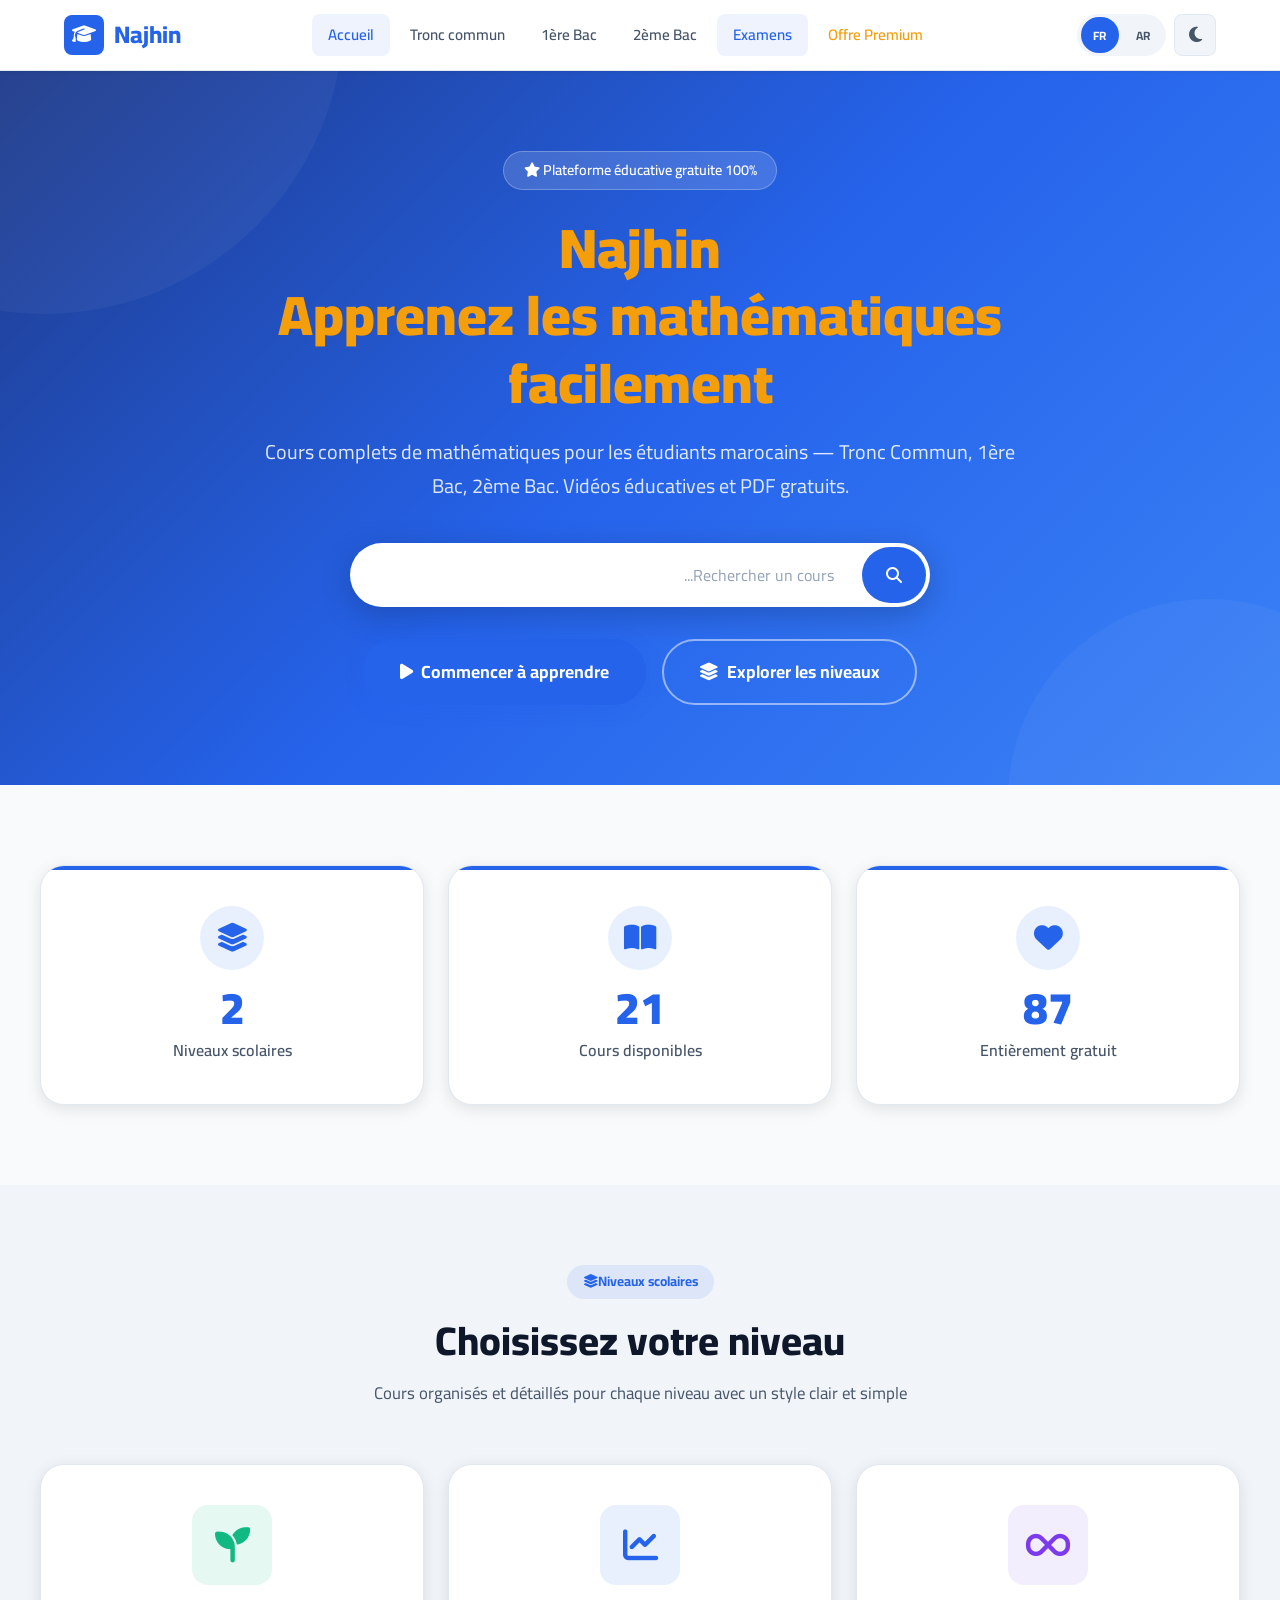
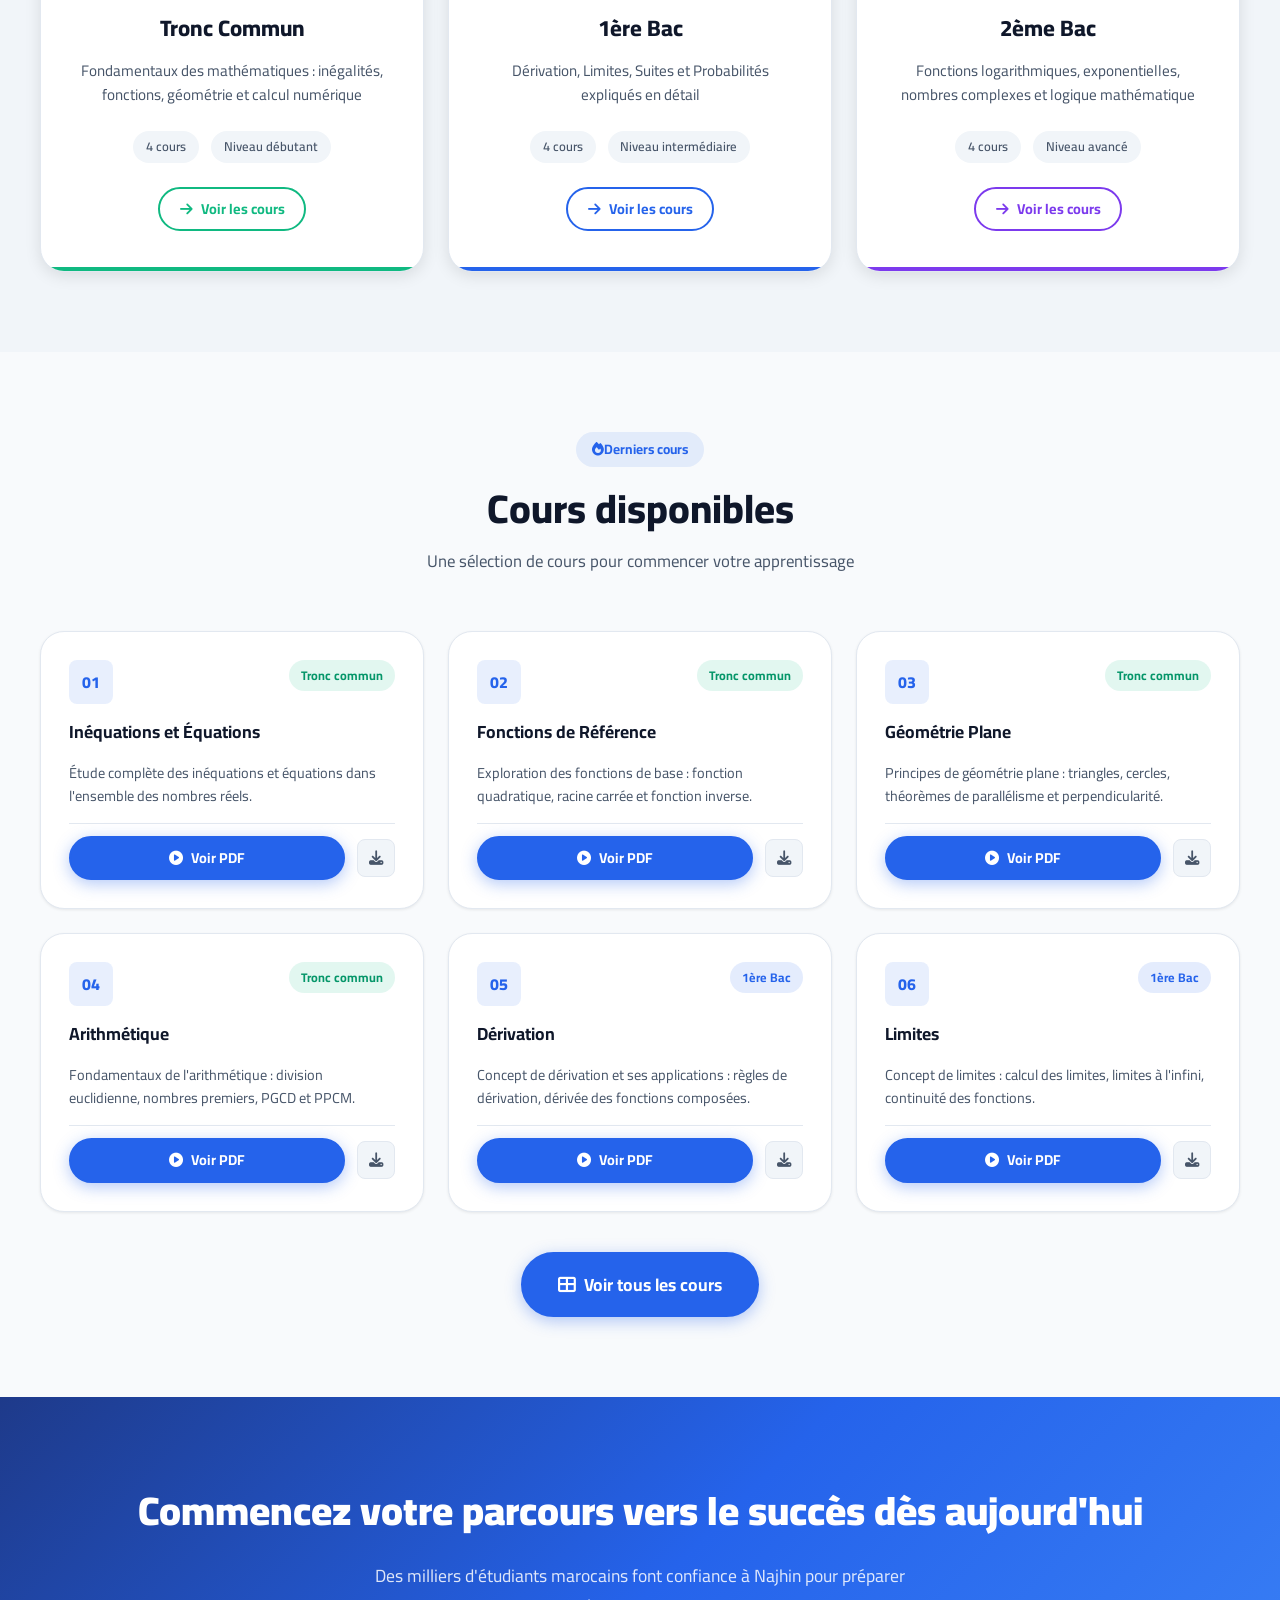
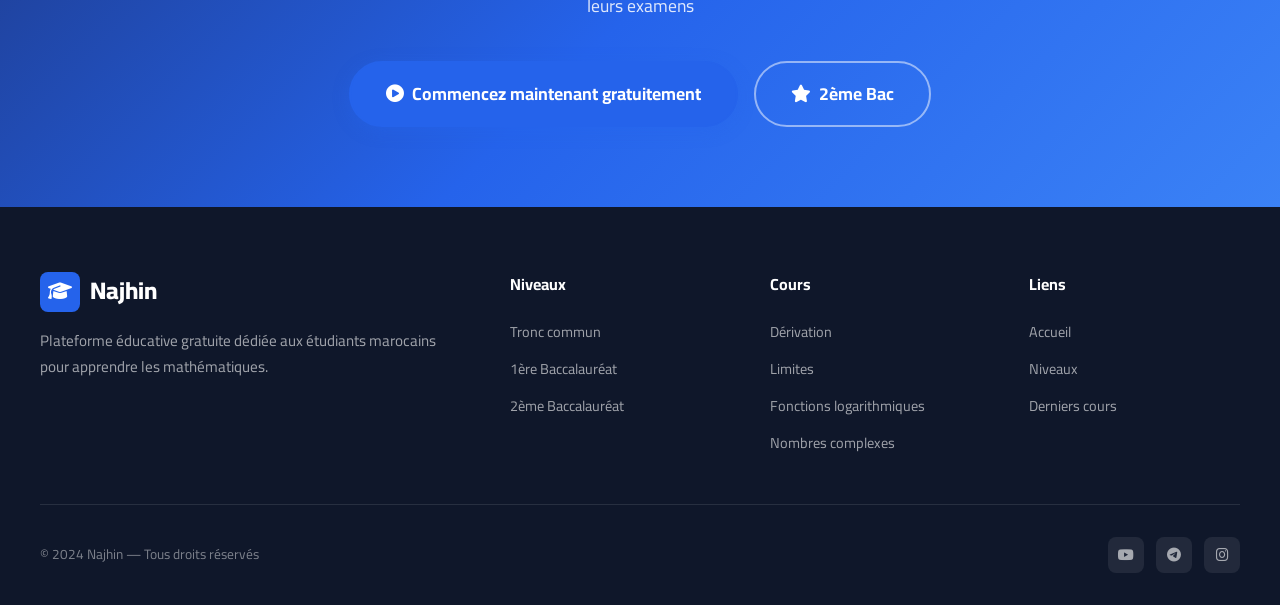
<file: index.html>
<!-- index.html -->
<!DOCTYPE html>
<html lang="fr" dir="ltr">
<head>
  <meta charset="UTF-8" />
  <meta name="viewport" content="width=device-width, initial-scale=1.0" />
  <title>Najhin | Cours de Maths Maroc - TC, 1BAC, 2BAC</title>
  <meta name="description" content="Plateforme éducative gratuite de mathématiques pour les étudiants marocains. Cours complets, exercices corrigés et vidéos pour TC, 1BAC et 2BAC." />
  <meta name="keywords" content="math maroc, cours maths 1bac, 2bac maroc, tc maroc, exercices maths, najhin" />
  <meta name="author" content="Najhin" />
  <meta name="robots" content="index, follow" />
  
  <link rel="preconnect" href="https://fonts.googleapis.com" />
  <link rel="preconnect" href="https://fonts.gstatic.com" crossorigin />
  <link href="https://fonts.googleapis.com/css2?family=Cairo:wght@300;400;500;600;700;800;900&display=swap" rel="stylesheet" />
  <link rel="stylesheet" href="https://cdnjs.cloudflare.com/ajax/libs/font-awesome/6.5.0/css/all.min.css" />
  <link rel="stylesheet" href="css/style.css" />
  <link rel="icon" type="image/x-icon" href="favicon.ico" />
</head>
<body class="page-home">

  <!-- ==================== NAVBAR ==================== -->
  <nav class="navbar">
    <div class="nav-container">
      <a href="index.html" class="nav-logo">
        <div class="logo-icon"><i class="fas fa-graduation-cap"></i></div>
        <span>Najhin</span>
      </a>

      <div class="nav-links">
        <a href="index.html" class="active" data-i18n="nav.home">Accueil</a>
        <a href="tronc.html" data-i18n="nav.tronc">Tronc commun</a>
        <a href="1bac.html" data-i18n="nav.1bac">1ère Bac</a>
        <a href="2bac.html" data-i18n="nav.2bac">2ème Bac</a>
        <a href="exams.html" class="active" data-i18n="nav.exams">Examens</a>
        <a href="premium.html" class="premium-nav" data-i18n="nav.premium">Offre Premium</a>
      </div>

      <div class="nav-actions">
        <div class="lang-switch">
          <button class="lang-btn active" data-lang="fr">FR</button>
          <button class="lang-btn" data-lang="ar">AR</button>
        </div>
        <button class="btn-theme-toggle" aria-label="Changer le thème">
          <i class="fas fa-moon theme-icon"></i>
        </button>
        <button class="btn-menu" aria-label="Menu">
          <i class="fas fa-bars"></i>
        </button>
      </div>
    </div>

    <!-- Mobile Menu -->
    <div class="mobile-menu">
      <a href="index.html" data-i18n="nav.home">Accueil</a>
      <a href="tronc.html" data-i18n="nav.tronc">Tronc commun</a>
      <a href="1bac.html" data-i18n="nav.1bac">1ère Bac</a>
      <a href="2bac.html" data-i18n="nav.2bac">2ème Bac</a>
      <a href="exams.html" class="active" data-i18n="nav.exams">Examens</a>
      <a href="premium.html" data-i18n="nav.premium">Offre Premium</a>
    </div>
  </nav>

  <!-- ==================== HERO ==================== -->
  <section class="hero">
    <div class="hero-content">
      <div class="hero-badge">
        <i class="fas fa-star"></i>
        <span data-i18n="hero.badge">Plateforme éducative gratuite 100%</span>
      </div>
      <h1>
        <span>Najhin</span><br />
        <span data-i18n="hero.title">Apprenez les mathématiques facilement</span>
      </h1>
      <p class="hero-subtitle" data-i18n="hero.subtitle">
        Cours complets de mathématiques pour les étudiants marocains — Tronc Commun, 1ère Bac, 2ème Bac.
        Vidéos éducatives et PDF gratuits.
      </p>

      <!-- Search Bar -->
      <div class="search-container">
        <div class="search-wrapper">
          <input
            type="text"
            class="search-input"
            placeholder="Rechercher un cours..."
            aria-label="Recherche dans les cours"
            data-i18n-placeholder="search.placeholder"
          />
          <button class="search-btn" aria-label="Rechercher">
            <i class="fas fa-search"></i>
          </button>
        </div>
        <div class="search-results" role="listbox"></div>
      </div>

      <div class="hero-cta-group">
        <a href="tronc.html" class="btn btn-primary btn-lg" data-i18n="hero.cta1">
          <i class="fas fa-play"></i> Commencer à apprendre
        </a>
        <a href="#levels" class="btn btn-outline btn-lg" data-i18n="hero.cta2">
          <i class="fas fa-layer-group"></i> Explorer les niveaux
        </a>
      </div>
    </div>
  </section>

  <!-- ==================== STATS ==================== -->
  <section class="section">
    <div class="container">
      <div class="stats-grid">
        <div class="stat-card">
          <div class="stat-icon"><i class="fas fa-layer-group"></i></div>
          <div class="stat-number" data-count="3">3</div>
          <div class="stat-label" data-i18n="stats.levels">Niveaux scolaires</div>
        </div>
        <div class="stat-card">
          <div class="stat-icon"><i class="fas fa-book-open"></i></div>
          <div class="stat-number" data-count="24">24+</div>
          <div class="stat-label" data-i18n="stats.courses">Cours disponibles</div>
        </div>
        <div class="stat-card">
          <div class="stat-icon"><i class="fas fa-heart"></i></div>
          <div class="stat-number" data-count="100">100%</div>
          <div class="stat-label" data-i18n="stats.free">Entièrement gratuit</div>
        </div>
      </div>
    </div>
  </section>

  <!-- ==================== LEVELS ==================== -->
  <section class="section section-alt" id="levels">
    <div class="container">
      <div class="section-header">
        <div class="section-label"><i class="fas fa-layer-group"></i><span data-i18n="levels.label">Niveaux scolaires</span></div>
        <h2 data-i18n="levels.title">Choisissez votre niveau</h2>
        <p data-i18n="levels.subtitle">Cours organisés et détaillés pour chaque niveau avec un style clair et simple</p>
      </div>

      <div class="levels-grid">
        <!-- Tronc Commun -->
        <a href="tronc.html" class="level-card" style="--card-color:#10b981;--card-bg:rgba(16,185,129,0.1)">
          <div class="level-icon">
            <i class="fas fa-seedling"></i>
          </div>
          <h3 data-i18n="levels.tronc.title">Tronc Commun</h3>
          <p data-i18n="levels.tronc.desc">Fondamentaux des mathématiques : inégalités, fonctions, géométrie et calcul numérique</p>
          <div class="level-meta">
            <span class="badge" data-i18n="levels.tronc.courses">4 cours</span>
            <span class="badge" data-i18n="levels.tronc.level">Niveau débutant</span>
          </div>
          <span class="btn btn-outline-primary btn-sm" style="--primary:#10b981">
            <i class="fas fa-arrow-right"></i> <span data-i18n="levels.view">Voir les cours</span>
          </span>
        </a>

        <!-- 1ère Bac -->
        <a href="1bac.html" class="level-card" style="--card-color:#2563eb;--card-bg:rgba(37,99,235,0.1)">
          <div class="level-icon">
            <i class="fas fa-chart-line"></i>
          </div>
          <h3 data-i18n="levels.1bac.title">1ère Bac</h3>
          <p data-i18n="levels.1bac.desc">Dérivation, Limites, Suites et Probabilités expliqués en détail</p>
          <div class="level-meta">
            <span class="badge" data-i18n="levels.1bac.courses">4 cours</span>
            <span class="badge" data-i18n="levels.1bac.level">Niveau intermédiaire</span>
          </div>
          <span class="btn btn-outline-primary btn-sm">
            <i class="fas fa-arrow-right"></i> <span data-i18n="levels.view">Voir les cours</span>
          </span>
        </a>

        <!-- 2ème Bac -->
        <a href="2bac.html" class="level-card" style="--card-color:#7c3aed;--card-bg:rgba(139,92,246,0.1)">
          <div class="level-icon">
            <i class="fas fa-infinity"></i>
          </div>
          <h3 data-i18n="levels.2bac.title">2ème Bac</h3>
          <p data-i18n="levels.2bac.desc">Fonctions logarithmiques, exponentielles, nombres complexes et logique mathématique</p>
          <div class="level-meta">
            <span class="badge" data-i18n="levels.2bac.courses">4 cours</span>
            <span class="badge" data-i18n="levels.2bac.level">Niveau avancé</span>
          </div>
          <span class="btn btn-outline-primary btn-sm" style="--primary:#7c3aed">
            <i class="fas fa-arrow-right"></i> <span data-i18n="levels.view">Voir les cours</span>
          </span>
        </a>
      </div>
    </div>
  </section>

  <!-- ==================== LATEST LESSONS ==================== -->
  <section class="section" id="latest">
    <div class="container">
      <div class="section-header">
        <div class="section-label"><i class="fas fa-fire"></i><span data-i18n="latest.label">Derniers cours</span></div>
        <h2 data-i18n="latest.title">Cours disponibles</h2>
        <p data-i18n="latest.subtitle">Une sélection de cours pour commencer votre apprentissage</p>
      </div>

      <div class="lessons-grid" id="latest-lessons">
        <div class="spinner"></div>
      </div>

      <div style="text-align:center;margin-top:2.5rem">
        <a href="tronc.html" class="btn btn-primary btn-lg" data-i18n="latest.viewAll">
          <i class="fas fa-th-large"></i> Voir tous les cours
        </a>
      </div>
    </div>
  </section>

  <!-- ==================== CTA ==================== -->
  <section class="cta-section">
    <div class="container">
      <h2 data-i18n="cta.title">Commencez votre parcours vers le succès dès aujourd'hui</h2>
      <p data-i18n="cta.subtitle">Des milliers d'étudiants marocains font confiance à Najhin pour préparer leurs examens</p>
      <div class="cta-group">
        <a href="tronc.html" class="btn btn-primary btn-lg" data-i18n="cta.button1">
          <i class="fas fa-play-circle"></i> Commencez maintenant gratuitement
        </a>
        <a href="2bac.html" class="btn btn-outline btn-lg" data-i18n="cta.button2">
          <i class="fas fa-star"></i> 2ème Bac
        </a>
      </div>
    </div>
  </section>

  <!-- ==================== FOOTER ==================== -->
  <footer class="footer">
    <div class="footer-grid">
      <div class="footer-brand">
        <a href="index.html" class="nav-logo">
          <div class="logo-icon"><i class="fas fa-graduation-cap"></i></div>
          <span>Najhin</span>
        </a>
        <p data-i18n="footer.description">Plateforme éducative gratuite pour les étudiants marocains pour apprendre les mathématiques facilement et efficacement.</p>
      </div>
      <div class="footer-col">
        <h4 data-i18n="footer.levels">Niveaux</h4>
        <ul>
          <li><a href="tronc.html" data-i18n="footer.tronc">Tronc commun</a></li>
          <li><a href="1bac.html" data-i18n="footer.1bac">1ère Bac</a></li>
          <li><a href="2bac.html" data-i18n="footer.2bac">2ème Bac</a></li>
        </ul>
      </div>
      <div class="footer-col">
        <h4 data-i18n="footer.courses">Cours</h4>
        <ul>
          <li><a href="lesson.html?slug=derivation">Dérivation</a></li>
          <li><a href="lesson.html?slug=limits">Limites</a></li>
          <li><a href="lesson.html?slug=logarithms">Fonctions logarithmiques</a></li>
          <li><a href="lesson.html?slug=complex">Nombres complexes</a></li>
        </ul>
      </div>
      <div class="footer-col">
        <h4 data-i18n="footer.links">Liens</h4>
        <ul>
          <li><a href="index.html" data-i18n="footer.home">Accueil</a></li>
          <li><a href="#levels" data-i18n="footer.levelsLink">Niveaux</a></li>
          <li><a href="#latest" data-i18n="footer.latestLink">Derniers cours</a></li>
        </ul>
      </div>
    </div>
    <div class="footer-bottom">
      <p>© 2024 Najhin — <span data-i18n="footer.rights">Tous droits réservés</span></p>
      <div class="footer-social">
        <a href="#" aria-label="YouTube"><i class="fab fa-youtube"></i></a>
        <a href="#" aria-label="Telegram"><i class="fab fa-telegram"></i></a>
        <a href="#" aria-label="Instagram"><i class="fab fa-instagram"></i></a>
      </div>
    </div>
  </footer>

  <!-- Scroll to Top -->
  <button class="scroll-top" aria-label="Retour en haut">
    <i class="fas fa-chevron-up"></i>
  </button>

  <script src="js/translations.js"></script>
  <script src="js/main.js"></script>
</body>
</html>
</file>
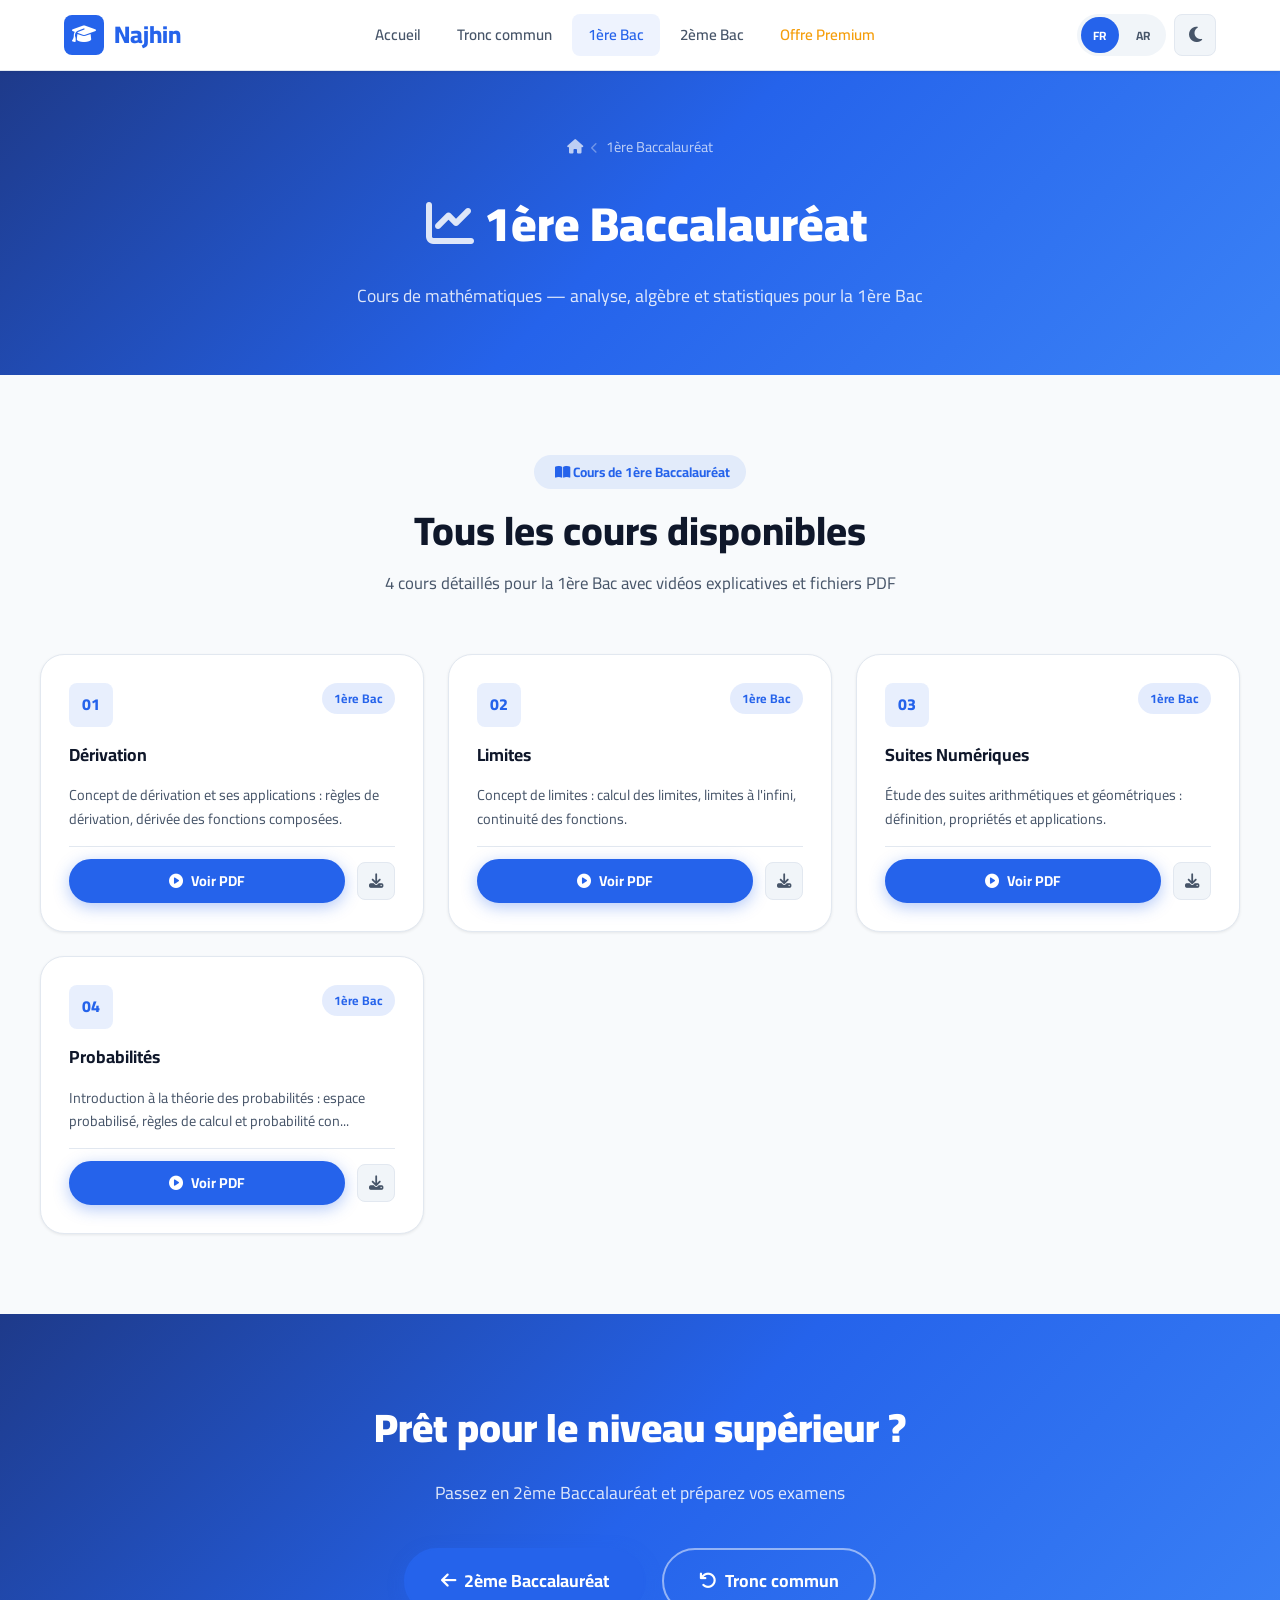
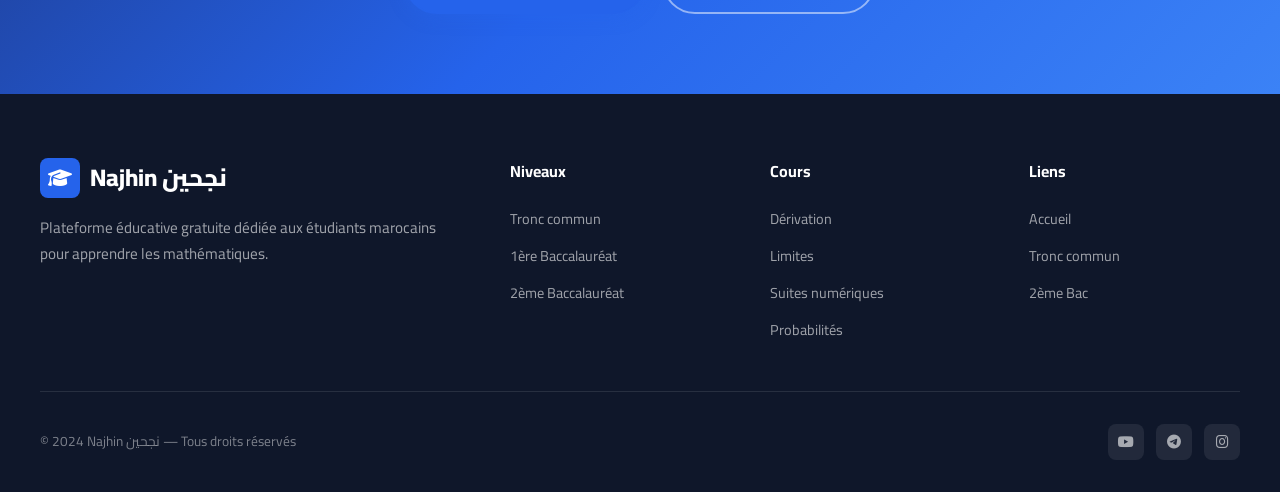
<file: 1bac.html>
<!DOCTYPE html>
<html lang="fr" dir="ltr">
<head>
  <meta charset="UTF-8" />
  <meta name="viewport" content="width=device-width, initial-scale=1.0" />
  <title data-i18n="page.1bac.title">أولى باكالوريا - Najhin نجحين</title>
  <meta name="description" data-i18n="page.1bac.meta" content="دروس الرياضيات لمستوى أولى باكالوريا: الاشتقاق، النهايات، المتتاليات والاحتمالات." />
  <link rel="preconnect" href="https://fonts.googleapis.com" />
  <link rel="preconnect" href="https://fonts.gstatic.com" crossorigin />
  <link href="https://fonts.googleapis.com/css2?family=Cairo:wght@300;400;500;600;700;800;900&display=swap" rel="stylesheet" />
  <link rel="stylesheet" href="https://cdnjs.cloudflare.com/ajax/libs/font-awesome/6.5.0/css/all.min.css" />
  <link rel="stylesheet" href="css/style.css" />
</head>
<body class="page-1bac">

  <!-- NAVBAR -->
  <nav class="navbar">
    <div class="nav-container">
      <a href="index.html" class="nav-logo">
        <div class="logo-icon"><i class="fas fa-graduation-cap"></i></div>
        <span>Najhin</span>
      </a>
      <div class="nav-links">
        <a href="index.html" data-i18n="nav.home">الرئيسية</a>
        <a href="tronc.html" data-i18n="nav.tronc">جذع مشترك</a>
        <a href="1bac.html" class="active" data-i18n="nav.1bac">أولى باك</a>
        <a href="2bac.html" data-i18n="nav.2bac">ثانية باك</a>
        <a href="premium.html" class="premium-nav" data-i18n="nav.premium">احصل على الباقة المميزة</a>
      </div>
      <div class="nav-actions">
        <div class="lang-switch">
          <button class="lang-btn" data-lang="fr">FR</button>
          <button class="lang-btn" data-lang="ar">AR</button>
        </div>
        <button class="btn-theme-toggle" aria-label="Changer le thème">
          <i class="fas fa-moon theme-icon"></i>
        </button>
        <button class="btn-menu" aria-label="Menu">
          <i class="fas fa-bars"></i>
        </button>
      </div>
    </div>
    <div class="mobile-menu">
      <a href="index.html" data-i18n="nav.home"><i class="fas fa-home"></i> الرئيسية</a>
      <a href="tronc.html" data-i18n="nav.tronc"><i class="fas fa-book"></i> جذع مشترك</a>
      <a href="1bac.html" class="active" data-i18n="nav.1bac"><i class="fas fa-book-open"></i> أولى باك</a>
      <a href="2bac.html" data-i18n="nav.2bac"><i class="fas fa-star"></i> ثانية باك</a>
      <a href="premium.html" class="premium-nav" data-i18n="nav.premium"><i class="fas fa-crown"></i> احصل على الباقة المميزة</a>
    </div>
  </nav>

  <!-- PAGE HEADER -->
  <div class="page-header">
    <div class="breadcrumb">
      <a href="index.html"><i class="fas fa-home"></i></a>
      <span class="separator"><i class="fas fa-chevron-left"></i></span>
      <span data-i18n="page.1bac.breadcrumb">أولى باكالوريا</span>
    </div>
    <h1 data-i18n="page.1bac.title"><i class="fas fa-chart-line" style="margin-left:0.75rem;opacity:0.85"></i>أولى باكالوريا</h1>
    <p data-i18n="page.1bac.subtitle">دروس الرياضيات — التحليل والجبر والإحصاء لمستوى أولى باك</p>
  </div>

  <!-- LESSONS SECTION -->
  <section class="section">
    <div class="container">
      <div class="section-header">
        <div class="section-label">
          <i class="fas fa-book-open" style="margin-left:0.35rem"></i>
          <span data-i18n="page.1bac.sectionLabel">دروس أولى باكالوريا</span>
        </div>
        <h2 data-i18n="page.1bac.sectionTitle">جميع الدروس المتاحة</h2>
        <p data-i18n="page.1bac.sectionDesc">4 دروس مفصلة لمستوى أولى باك مع شرح بالفيديو وملفات PDF</p>
      </div>

      <div class="lessons-grid" id="lessons-grid">
        <div class="spinner"></div>
      </div>
    </div>
  </section>

  <!-- CTA -->
  <section class="cta-section">
    <div class="container">
      <h2 data-i18n="cta.1bac.title">جاهز لمستوى أعلى؟</h2>
      <p data-i18n="cta.1bac.subtitle">انتقل إلى ثانية باكالوريا وأتم استعدادك للامتحانات</p>
      <div class="cta-group">
        <a href="2bac.html" class="btn btn-primary btn-lg" data-i18n="cta.1bac.button1">
          <i class="fas fa-arrow-left"></i> ثانية باكالوريا
        </a>
        <a href="tronc.html" class="btn btn-outline btn-lg" data-i18n="cta.1bac.button2">
          <i class="fas fa-undo"></i> الجذع المشترك
        </a>
      </div>
    </div>
  </section>

  <!-- FOOTER -->
  <footer class="footer">
    <div class="footer-grid">
      <div class="footer-brand">
        <a href="index.html" class="nav-logo">
          <div class="logo-icon"><i class="fas fa-graduation-cap"></i></div>
          <span>Najhin نجحين</span>
        </a>
        <p style="margin-top:1rem" data-i18n="footer.description">منصة تعليمية مجانية مخصصة للطلاب المغاربة لتعلم الرياضيات.</p>
      </div>
      <div class="footer-col">
        <h4 data-i18n="footer.levels">المستويات</h4>
        <ul>
          <li><a href="tronc.html" data-i18n="footer.tronc">الجذع المشترك</a></li>
          <li><a href="1bac.html" data-i18n="footer.1bac">أولى باكالوريا</a></li>
          <li><a href="2bac.html" data-i18n="footer.2bac">ثانية باكالوريا</a></li>
        </ul>
      </div>
      <div class="footer-col">
        <h4 data-i18n="footer.courses">الدروس</h4>
        <ul>
          <li><a href="lesson.html?slug=derivation" data-i18n="courses.derivation">الاشتقاق</a></li>
          <li><a href="lesson.html?slug=limits" data-i18n="courses.limits">النهايات</a></li>
          <li><a href="lesson.html?slug=sequences" data-i18n="courses.sequences">المتتاليات</a></li>
          <li><a href="lesson.html?slug=probability" data-i18n="courses.probability">الاحتمالات</a></li>
        </ul>
      </div>
      <div class="footer-col">
        <h4 data-i18n="footer.links">روابط</h4>
        <ul>
          <li><a href="index.html" data-i18n="nav.home">الرئيسية</a></li>
          <li><a href="tronc.html" data-i18n="nav.tronc">جذع مشترك</a></li>
          <li><a href="2bac.html" data-i18n="nav.2bac">ثانية باك</a></li>
        </ul>
      </div>
    </div>
    <div class="footer-bottom" style="max-width:1200px;margin:0 auto">
      <p>© 2024 Najhin نجحين — <span data-i18n="footer.rights">جميع الحقوق محفوظة</span></p>
      <div class="footer-social">
        <a href="#" aria-label="YouTube"><i class="fab fa-youtube"></i></a>
        <a href="#" aria-label="Telegram"><i class="fab fa-telegram"></i></a>
        <a href="#" aria-label="Instagram"><i class="fab fa-instagram"></i></a>
      </div>
    </div>
  </footer>

  <button class="scroll-top" aria-label="العودة للأعلى">
    <i class="fas fa-chevron-up"></i>
  </button>

  <script src="js/translations.js"></script>
  <script src="js/main.js"></script>
</body>
</html>
</file>
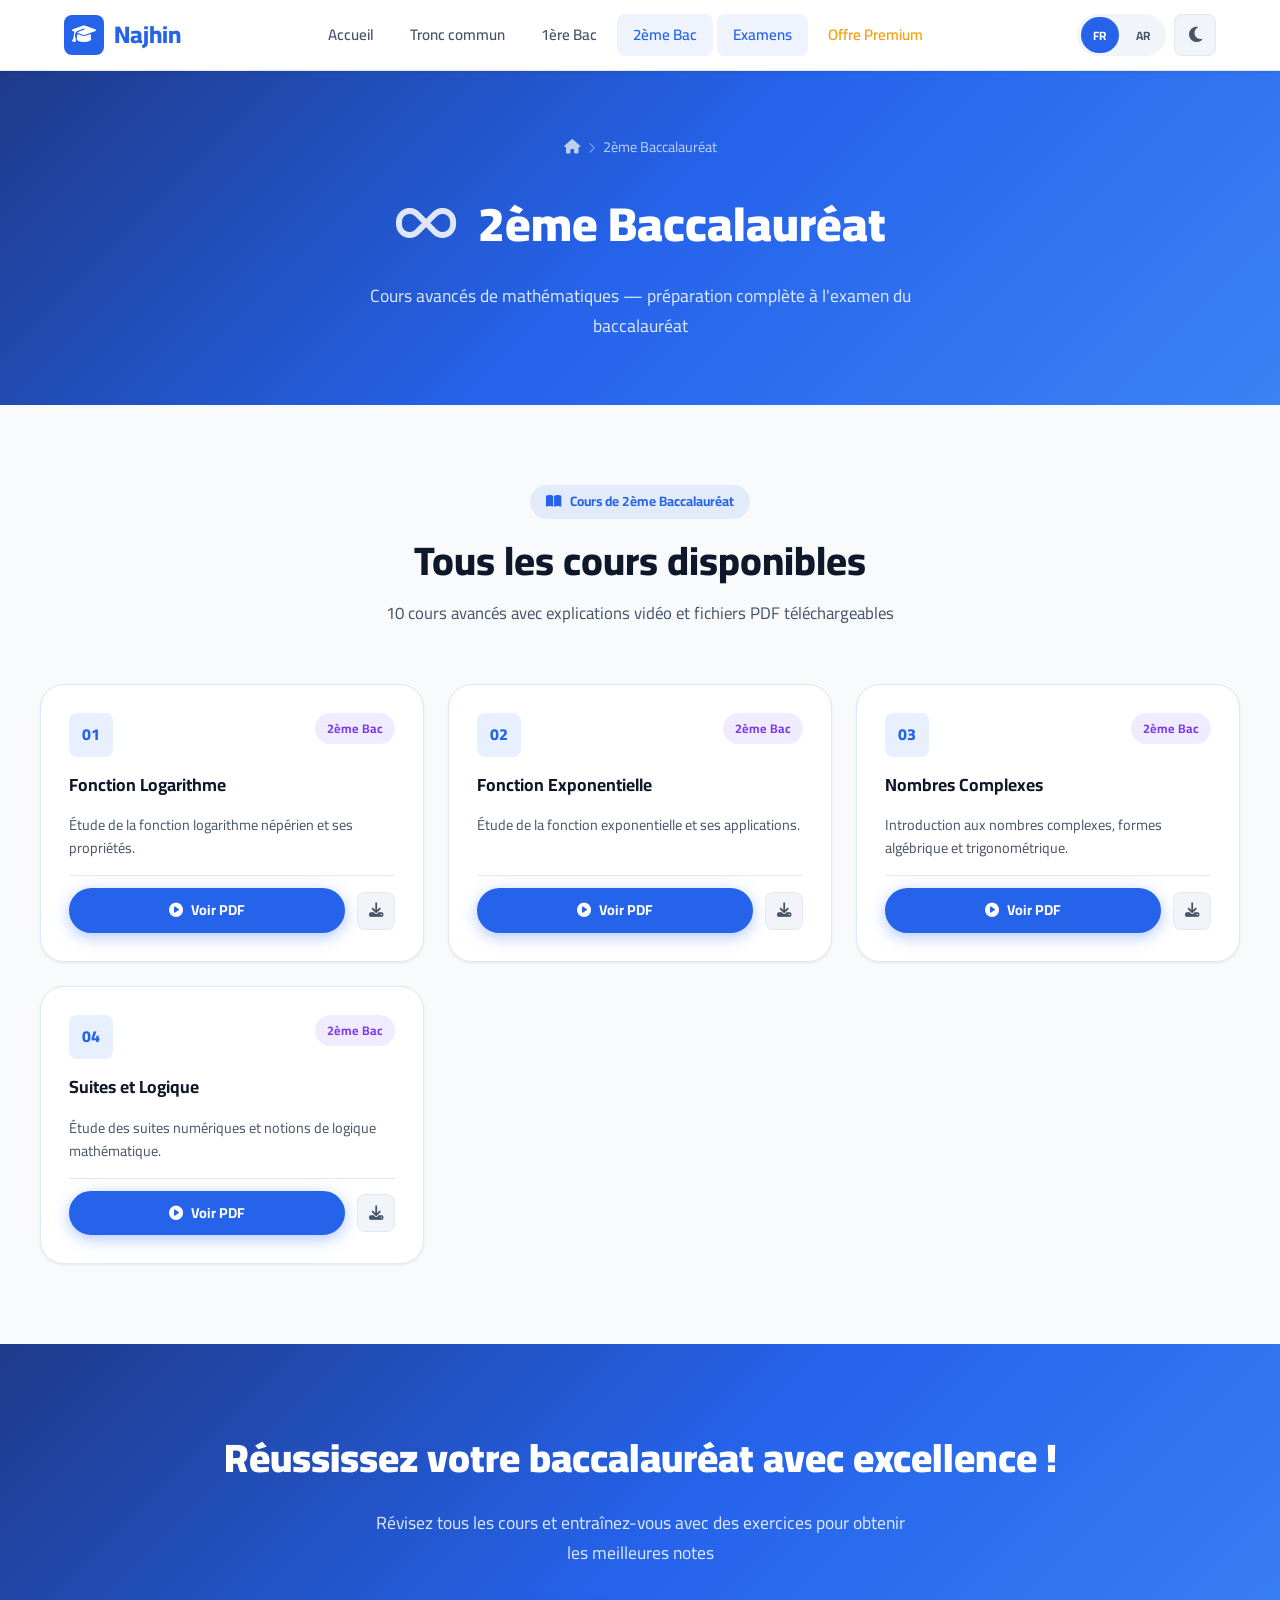
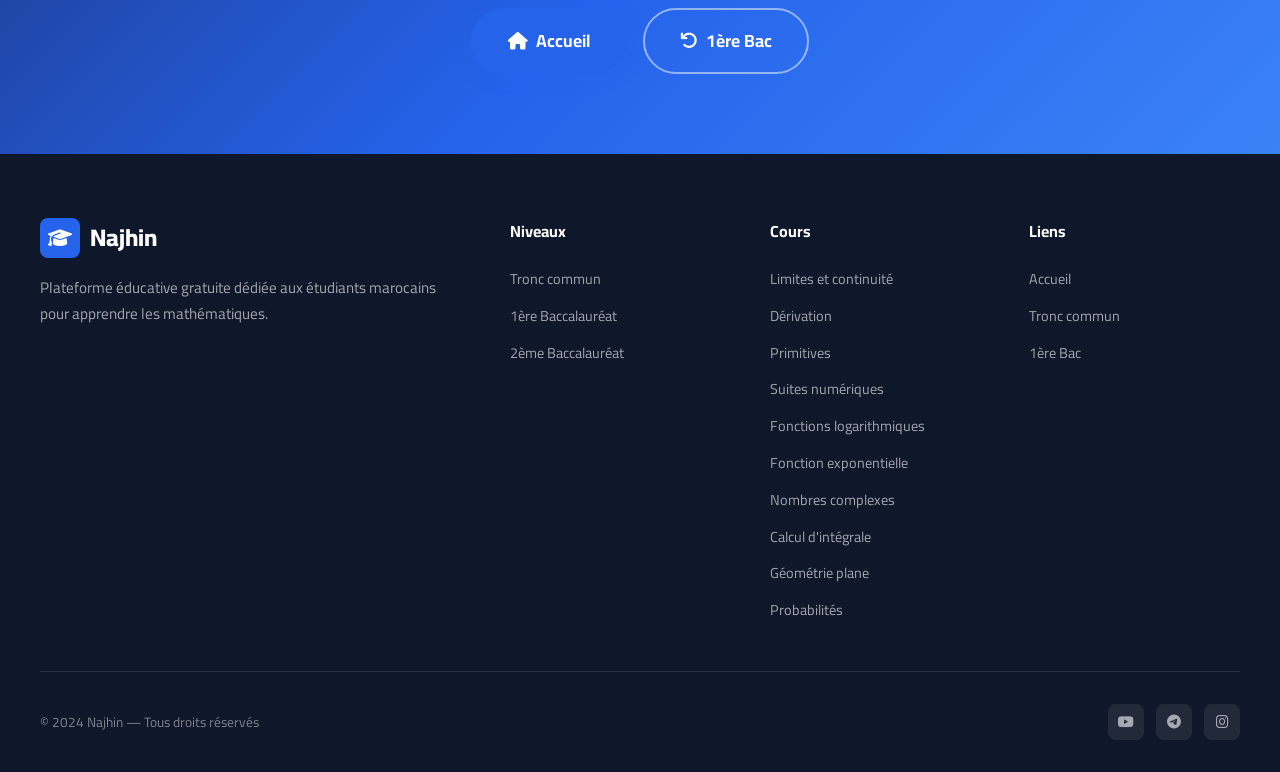
<file: 2bac.html>
<!DOCTYPE html>
<html lang="fr" dir="ltr">
<head>
  <meta charset="UTF-8" />
  <meta name="viewport" content="width=device-width, initial-scale=1.0" />
  <title data-i18n="page.2bac.title">Deuxième Baccalauréat - Najhin</title>
  <meta name="description" data-i18n="page.2bac.meta" content="Cours de mathématiques pour la 2ème année Baccalauréat : fonctions logarithmiques, exponentielles, nombres complexes et suites." />
  <link rel="preconnect" href="https://fonts.googleapis.com" />
  <link rel="preconnect" href="https://fonts.gstatic.com" crossorigin />
  <link href="https://fonts.googleapis.com/css2?family=Cairo:wght@300;400;500;600;700;800;900&display=swap" rel="stylesheet" />
  <link rel="stylesheet" href="https://cdnjs.cloudflare.com/ajax/libs/font-awesome/6.5.0/css/all.min.css" />
  <link rel="stylesheet" href="css/style.css" />
</head>
<body class="page-2bac">

  <!-- NAVBAR -->
  <nav class="navbar">
    <div class="nav-container">
      <a href="index.html" class="nav-logo">
        <div class="logo-icon"><i class="fas fa-graduation-cap"></i></div>
        <span>Najhin</span>
      </a>
      <div class="nav-links">
        <a href="index.html" data-i18n="nav.home">Accueil</a>
        <a href="tronc.html" data-i18n="nav.tronc">Tronc commun</a>
        <a href="1bac.html" data-i18n="nav.1bac">1ère Bac</a>
        <a href="2bac.html" class="active" data-i18n="nav.2bac">2ème Bac</a>
        <a href="exams.html" class="active" data-i18n="nav.exams">Examens</a>
        <a href="premium.html" class="premium-nav" data-i18n="nav.premium">Offre Premium</a>
      </div>

      <div class="nav-actions">
        <div class="lang-switch">
          <button class="lang-btn" data-lang="fr">FR</button>
          <button class="lang-btn" data-lang="ar">AR</button>
        </div>
        <button class="btn-theme-toggle" aria-label="Changer le thème">
          <i class="fas fa-moon theme-icon"></i>
        </button>
        <button class="btn-menu" aria-label="Menu">
          <i class="fas fa-bars"></i>
        </button>
      </div>
    </div>

    <div class="mobile-menu">
      <a href="index.html" data-i18n="nav.home"><i class="fas fa-home"></i> Accueil</a>
      <a href="tronc.html" data-i18n="nav.tronc"><i class="fas fa-book"></i> Tronc commun</a>
      <a href="1bac.html" data-i18n="nav.1bac"><i class="fas fa-book-open"></i> 1ère Bac</a>
      <a href="2bac.html" class="active" data-i18n="nav.2bac"><i class="fas fa-star"></i> 2ème Bac</a>
      <a href="exams.html" class="active" data-i18n="nav.exams">Examens</a>
      <a href="premium.html" class="premium-nav" data-i18n="nav.premium"><i class="fas fa-crown"></i> Offre Premium</a>
    </div>
  </nav>

  <!-- PAGE HEADER -->
  <div class="page-header">
    <div class="breadcrumb">
      <a href="index.html"><i class="fas fa-home"></i></a>
      <span class="separator"><i class="fas fa-chevron-right"></i></span>
      <span data-i18n="page.2bac.breadcrumb">Deuxième Baccalauréat</span>
    </div>
    <h1 data-i18n="page.2bac.title"><i class="fas fa-infinity" style="margin-right:0.75rem;opacity:0.85"></i>Deuxième Baccalauréat</h1>
    <p data-i18n="page.2bac.subtitle">Cours avancés de mathématiques — préparation complète à l'examen du baccalauréat</p>
  </div>

  <!-- LESSONS SECTION -->
  <section class="section">
    <div class="container">
      <div class="section-header">
        <div class="section-label">
          <i class="fas fa-book-open" style="margin-right:0.35rem"></i>
          <span data-i18n="page.2bac.sectionLabel">Cours de 2ème Baccalauréat</span>
        </div>
        <h2 data-i18n="page.2bac.sectionTitle">Tous les cours disponibles</h2>
        <p data-i18n="page.2bac.sectionDesc">10 cours avancés avec explications vidéo et fichiers PDF téléchargeables</p>
      </div>

      <div class="lessons-grid" id="lessons-grid">
        <div class="spinner"></div>
      </div>
    </div>
  </section>

  <!-- CTA -->
  <section class="cta-section">
    <div class="container">
      <h2 data-i18n="cta.2bac.title">Réussissez votre baccalauréat avec excellence !</h2>
      <p data-i18n="cta.2bac.subtitle">Révisez tous les cours et entraînez-vous avec des exercices pour obtenir les meilleures notes</p>
      <div class="cta-group">
        <a href="index.html" class="btn btn-primary btn-lg" data-i18n="cta.2bac.button1">
          <i class="fas fa-home"></i> Accueil
        </a>
        <a href="1bac.html" class="btn btn-outline btn-lg" data-i18n="cta.2bac.button2">
          <i class="fas fa-undo"></i> 1ère Bac
        </a>
      </div>
    </div>
  </section>

  <!-- FOOTER -->
  <footer class="footer">
    <div class="footer-grid">
      <div class="footer-brand">
        <a href="index.html" class="nav-logo">
          <div class="logo-icon"><i class="fas fa-graduation-cap"></i></div>
          <span>Najhin</span>
        </a>
        <p style="margin-top:1rem" data-i18n="footer.description">Plateforme éducative gratuite dédiée aux élèves marocains pour apprendre les mathématiques.</p>
      </div>

      <div class="footer-col">
        <h4 data-i18n="footer.levels">Niveaux</h4>
        <ul>
          <li><a href="tronc.html" data-i18n="footer.tronc">Tronc commun</a></li>
          <li><a href="1bac.html" data-i18n="footer.1bac">1ère Baccalauréat</a></li>
          <li><a href="2bac.html" data-i18n="footer.2bac">2ème Baccalauréat</a></li>
        </ul>
      </div>

      <div class="footer-col">
        <h4 data-i18n="footer.courses">Cours</h4>
        <ul>
          <li><a href="lesson.html?slug=limites-continuite" data-i18n="courses.limitesContinuite">Limites et continuité</a></li>
          <li><a href="lesson.html?slug=derivation-etude-fonctions" data-i18n="courses.derivation">Dérivation et étude des fonctions</a></li>
          <li><a href="lesson.html?slug=primitives" data-i18n="courses.primitives">Primitives</a></li>
          <li><a href="lesson.html?slug=suites-numeriques" data-i18n="courses.sequences">Suites numériques</a></li>
          <li><a href="lesson.html?slug=fonction-logarithme" data-i18n="courses.logarithms">Fonction logarithme népérien</a></li>
          <li><a href="lesson.html?slug=fonction-exponentielle" data-i18n="courses.exponential">Fonction exponentielle</a></li>
          <li><a href="lesson.html?slug=nombres-complexes" data-i18n="courses.complex">Les nombres complexes</a></li>
          <li><a href="lesson.html?slug=calcul-integrale" data-i18n="courses.integrale">Calcul d'intégrale</a></li>
          <li><a href="lesson.html?slug=geometrie-espace" data-i18n="courses.geometry">Géométrie dans l'espace</a></li>
          <li><a href="lesson.html?slug=probabilites" data-i18n="courses.probability">Probabilités</a></li>
        </ul>
      </div>

      <div class="footer-col">
        <h4 data-i18n="footer.links">Liens</h4>
        <ul>
          <li><a href="index.html" data-i18n="nav.home">Accueil</a></li>
          <li><a href="tronc.html" data-i18n="nav.tronc">Tronc commun</a></li>
          <li><a href="1bac.html" data-i18n="nav.1bac">1ère Bac</a></li>
        </ul>
      </div>
    </div>

    <div class="footer-bottom" style="max-width:1200px;margin:0 auto">
      <p>© 2024 Najhin — <span data-i18n="footer.rights">Tous droits réservés</span></p>
      <div class="footer-social">
        <a href="#" aria-label="YouTube"><i class="fab fa-youtube"></i></a>
        <a href="#" aria-label="Telegram"><i class="fab fa-telegram"></i></a>
        <a href="#" aria-label="Instagram"><i class="fab fa-instagram"></i></a>
      </div>
    </div>
  </footer>

  <button class="scroll-top" aria-label="Retour en haut">
    <i class="fas fa-chevron-up"></i>
  </button>

  <script src="js/translations.js"></script>
  <script src="js/main.js"></script>
</body>
</html>
</file>
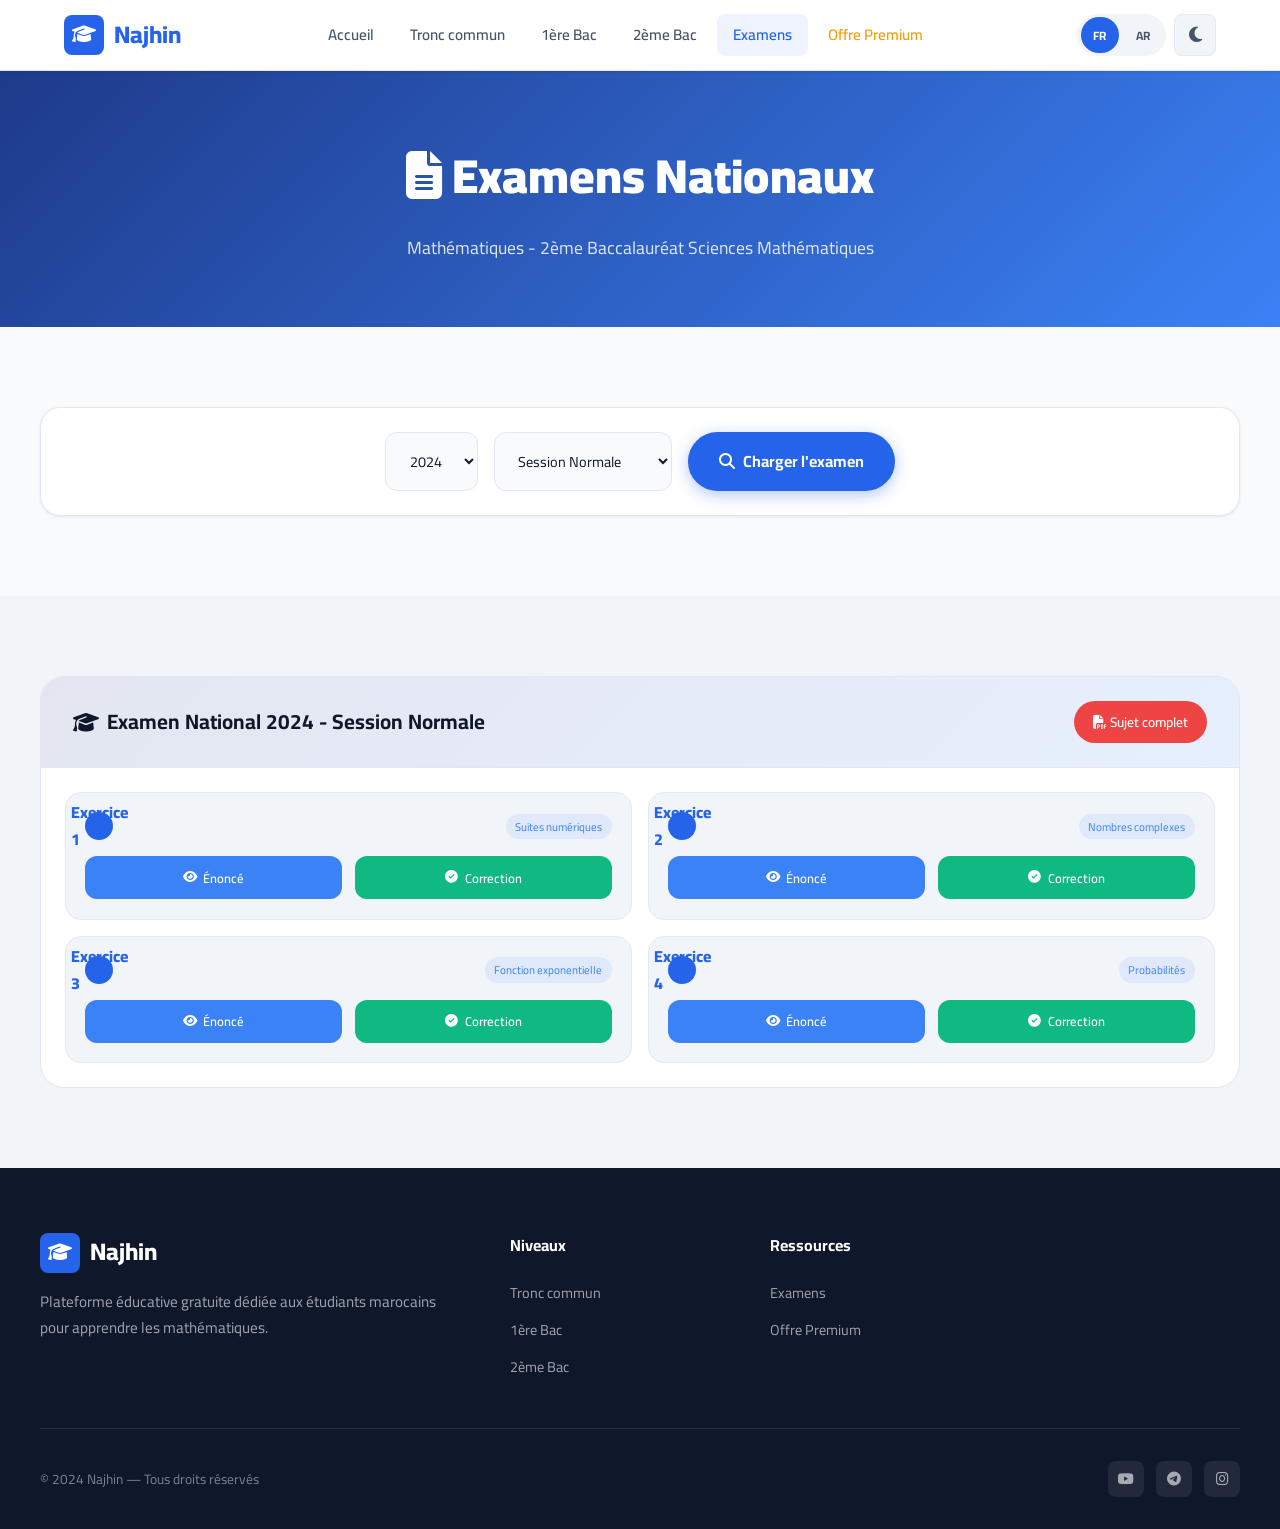
<file: exams.html>
<!DOCTYPE html>
<html lang="fr" dir="ltr">
<head>
  <meta charset="UTF-8" />
  <meta name="viewport" content="width=device-width, initial-scale=1.0" />
  <title>Examens Nationaux - Najhin</title>
  <meta name="description" content="Annales des examens nationaux de mathématiques 2ème BAC avec corrections intégrées." />
  <link rel="preconnect" href="https://fonts.googleapis.com" />
  <link rel="preconnect" href="https://fonts.gstatic.com" crossorigin />
  <link href="https://fonts.googleapis.com/css2?family=Cairo:wght@300;400;500;600;700;800;900&display=swap" rel="stylesheet" />
  <link rel="stylesheet" href="https://cdnjs.cloudflare.com/ajax/libs/font-awesome/6.5.0/css/all.min.css" />
  <link rel="stylesheet" href="css/style.css" />
</head>
<body class="page-exams">

  <!-- NAVBAR -->
  <nav class="navbar">
    <div class="nav-container">
      <a href="index.html" class="nav-logo">
        <div class="logo-icon"><i class="fas fa-graduation-cap"></i></div>
        <span>Najhin</span>
      </a>
      <div class="nav-links">
        <a href="index.html" data-i18n="nav.home">Accueil</a>
        <a href="tronc.html" data-i18n="nav.tronc">Tronc commun</a>
        <a href="1bac.html" data-i18n="nav.1bac">1ère Bac</a>
        <a href="2bac.html" data-i18n="nav.2bac">2ème Bac</a>
        <a href="exams.html" class="active" data-i18n="nav.exams">Examens</a>
        <a href="premium.html" class="premium-nav" data-i18n="nav.premium">Offre Premium</a>
      </div>
      <div class="nav-actions">
        <div class="lang-switch">
          <button class="lang-btn" data-lang="fr">FR</button>
          <button class="lang-btn" data-lang="ar">AR</button>
        </div>
        <button class="btn-theme-toggle">
          <i class="fas fa-moon theme-icon"></i>
        </button>
        <button class="btn-menu">
          <i class="fas fa-bars"></i>
        </button>
      </div>
    </div>
    <div class="mobile-menu">
      <a href="index.html" data-i18n="nav.home">Accueil</a>
      <a href="tronc.html" data-i18n="nav.tronc">Tronc commun</a>
      <a href="1bac.html" data-i18n="nav.1bac">1ère Bac</a>
      <a href="2bac.html" data-i18n="nav.2bac">2ème Bac</a>
      <a href="exams.html" class="active" data-i18n="nav.exams">Examens</a>
      <a href="premium.html" data-i18n="nav.premium">Offre Premium</a>
    </div>
  </nav>

  <!-- HEADER -->
  <div class="page-header" style="background: linear-gradient(135deg, #1e3a8a, #3b82f6);">
    <h1><i class="fas fa-file-alt"></i> <span data-i18n="exams.title">Examens Nationaux</span></h1>
    <p><span data-i18n="exams.subtitle">Mathématiques - 2ème Baccalauréat Sciences Mathématiques</span></p>
  </div>

  <!-- FILTERS -->
  <section class="section">
    <div class="container">
      <div class="filters-bar">
        <select id="year-filter" class="filter-select">
          <option value="2024">2024</option>
          <option value="2023">2023</option>
          <option value="2022">2022</option>
          <option value="2021">2021</option>
          <option value="2020">2020</option>
        </select>
        <select id="type-filter" class="filter-select">
          <option value="normale" data-i18n="exams.normale">Session Normale</option>
          <option value="rattrapage" data-i18n="exams.rattrapage">Session Rattrapage</option>
        </select>
        <button id="load-exam" class="btn btn-primary">
          <i class="fas fa-search"></i> <span data-i18n="exams.load">Charger l'examen</span>
        </button>
      </div>
    </div>
  </section>

  <!-- EXAM DISPLAY -->
  <section class="section section-alt">
    <div class="container">
      <div id="exam-container">
        <div class="exam-placeholder">
          <i class="fas fa-folder-open"></i>
          <h3 data-i18n="exams.placeholder.title">Sélectionnez une année et une session</h3>
          <p data-i18n="exams.placeholder.desc">Choisissez l'examen que vous souhaitez consulter</p>
        </div>
      </div>
    </div>
  </section>

  <!-- FOOTER -->
  <footer class="footer">
    <div class="footer-grid">
      <div class="footer-brand">
        <a href="index.html" class="nav-logo">
          <div class="logo-icon"><i class="fas fa-graduation-cap"></i></div>
          <span>Najhin</span>
        </a>
        <p data-i18n="footer.description">Plateforme éducative gratuite pour les étudiants marocains.</p>
      </div>
      <div class="footer-col">
        <h4 data-i18n="footer.levels">Niveaux</h4>
        <ul>
          <li><a href="tronc.html" data-i18n="nav.tronc">Tronc commun</a></li>
          <li><a href="1bac.html" data-i18n="nav.1bac">1ère Bac</a></li>
          <li><a href="2bac.html" data-i18n="nav.2bac">2ème Bac</a></li>
        </ul>
      </div>
      <div class="footer-col">
        <h4 data-i18n="footer.resources">Ressources</h4>
        <ul>
          <li><a href="exams.html" data-i18n="nav.exams">Examens</a></li>
          <li><a href="premium.html" data-i18n="nav.premium">Offre Premium</a></li>
        </ul>
      </div>
    </div>
    <div class="footer-bottom">
      <p>© 2024 Najhin — <span data-i18n="footer.rights">Tous droits réservés</span></p>
      <div class="footer-social">
        <a href="#"><i class="fab fa-youtube"></i></a>
        <a href="#"><i class="fab fa-telegram"></i></a>
        <a href="#"><i class="fab fa-instagram"></i></a>
      </div>
    </div>
  </footer>

  <button class="scroll-top"><i class="fas fa-chevron-up"></i></button>

  <script src="js/translations.js"></script>
  <script src="js/exams-data.js"></script>
  <script src="js/main.js"></script>
</body>
</html>
</file>
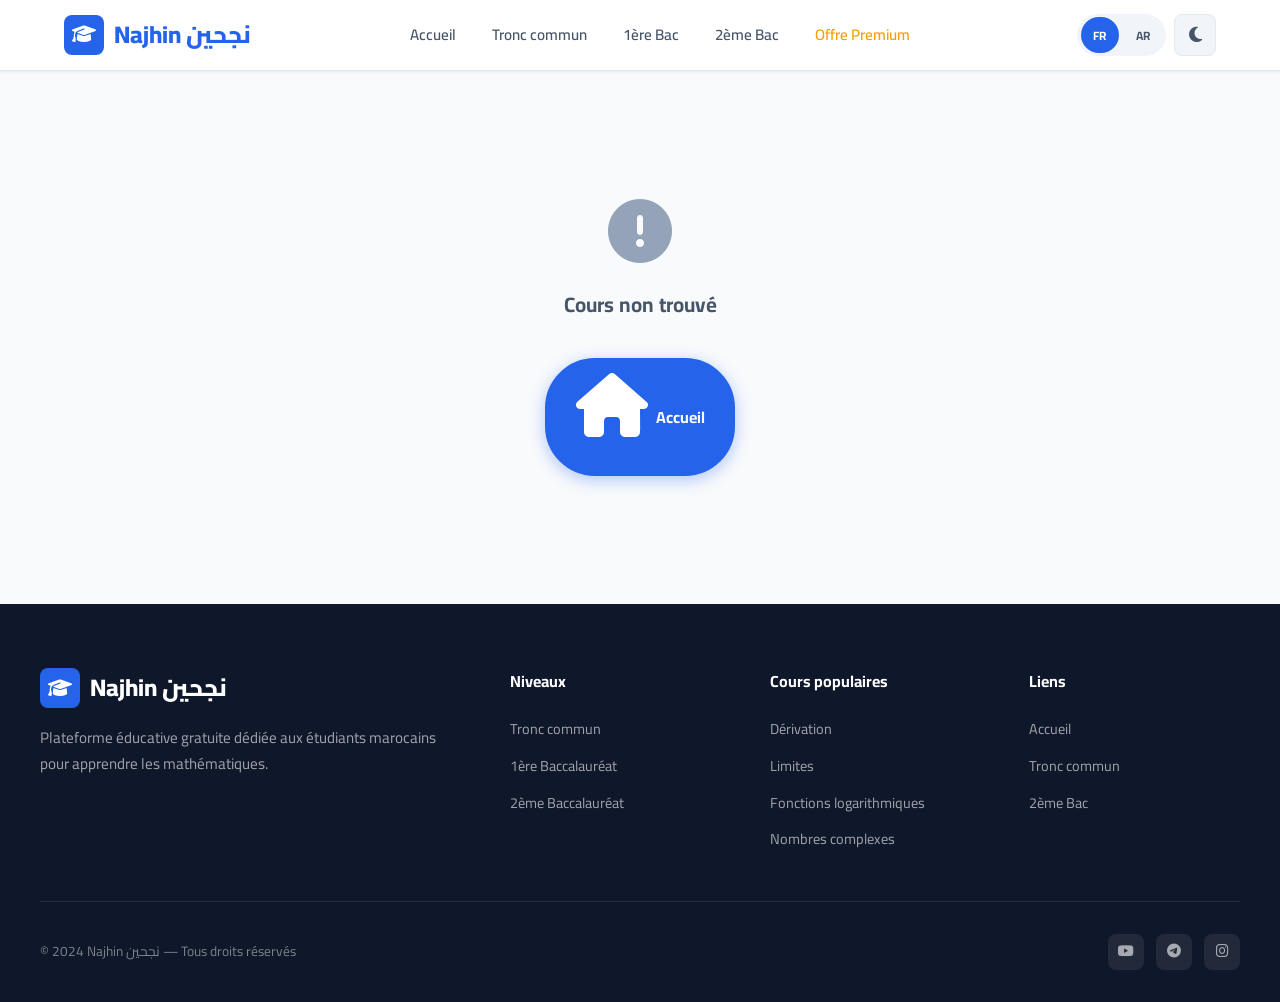
<file: lesson.html>
<!DOCTYPE html>
<html lang="fr" dir="ltr">
<head>
  <meta charset="UTF-8" />
  <meta name="viewport" content="width=device-width, initial-scale=1.0" />
  <title id="page-title">Najhin - Cours de Mathématiques</title>
  <meta name="description" id="page-meta-desc" content="Cours de mathématiques avec exercices corrigés et vidéos explicatives." />
  <link rel="preconnect" href="https://fonts.googleapis.com" />
  <link rel="preconnect" href="https://fonts.gstatic.com" crossorigin />
  <link href="https://fonts.googleapis.com/css2?family=Cairo:wght@300;400;500;600;700;800;900&display=swap" rel="stylesheet" />
  <link rel="stylesheet" href="https://cdnjs.cloudflare.com/ajax/libs/font-awesome/6.5.0/css/all.min.css" />
  <link rel="stylesheet" href="css/style.css" />
</head>
<body class="page-lesson">

  <!-- NAVBAR -->
  <nav class="navbar">
    <div class="nav-container">
      <a href="index.html" class="nav-logo">
        <div class="logo-icon"><i class="fas fa-graduation-cap"></i></div>
        <span>Najhin نجحين</span>
      </a>
      <div class="nav-links">
        <a href="index.html" data-i18n="nav.home">الرئيسية</a>
        <a href="tronc.html" data-i18n="nav.tronc">جذع مشترك</a>
        <a href="1bac.html" data-i18n="nav.1bac">أولى باك</a>
        <a href="2bac.html" data-i18n="nav.2bac">ثانية باك</a>
        <a href="premium.html" class="premium-nav" data-i18n="nav.premium">احصل على الباقة المميزة</a>
      </div>
      <div class="nav-actions">
        <div class="lang-switch">
          <button class="lang-btn" data-lang="fr">FR</button>
          <button class="lang-btn" data-lang="ar">AR</button>
        </div>
        <button class="btn-theme-toggle" aria-label="Changer le thème">
          <i class="fas fa-moon theme-icon"></i>
        </button>
        <button class="btn-menu" aria-label="Menu">
          <i class="fas fa-bars"></i>
        </button>
      </div>
    </div>
    <div class="mobile-menu">
      <a href="index.html" data-i18n="nav.home"><i class="fas fa-home"></i> الرئيسية</a>
      <a href="tronc.html" data-i18n="nav.tronc"><i class="fas fa-book"></i> جذع مشترك</a>
      <a href="1bac.html" data-i18n="nav.1bac"><i class="fas fa-book-open"></i> أولى باك</a>
      <a href="2bac.html" data-i18n="nav.2bac"><i class="fas fa-star"></i> ثانية باك</a>
      <a href="premium.html" class="premium-nav" data-i18n="nav.premium"><i class="fas fa-crown"></i> احصل على الباقة المميزة</a>
    </div>
  </nav>

  <!-- LESSON CONTENT -->
  <div class="lesson-page">

    <!-- Lesson Header -->
    <div class="lesson-header">
      <div class="breadcrumb">
        <a href="index.html"><i class="fas fa-home"></i> <span data-i18n="nav.home">الرئيسية</span></a>
        <span class="separator"><i class="fas fa-chevron-left"></i></span>
        <a href="#" class="lesson-level-link" data-i18n="lesson.level">المستوى</a>
        <span class="separator"><i class="fas fa-chevron-left"></i></span>
        <span id="lesson-title-fr" style="opacity:0.7">...</span>
      </div>

      <h1 id="lesson-title">جاري التحميل...</h1>

      <div class="lesson-meta-row">
        <span id="lesson-badge" class="lesson-badge badge-tronc">...</span>
        <span style="color:var(--text-muted);font-size:0.9rem" id="lesson-title-fr-meta"></span>
      </div>

      <p class="lesson-desc" id="lesson-description"></p>
    </div>

    <!-- Topics List -->
    <div class="pdf-section" style="margin-bottom:2rem">
      <h3><i class="fas fa-list-ul"></i> <span data-i18n="lesson.topics">محاور الدرس</span></h3>
      <ul id="lesson-topics" style="display:flex;flex-direction:column;gap:0.5rem;list-style:none;padding:0"></ul>
    </div>

    <!-- Video Section -->
    <div class="video-section" style="margin-bottom:2rem">
      <div class="video-label">
        <i class="fab fa-youtube"></i> <span data-i18n="lesson.video">شرح بالفيديو</span>
      </div>
      <div id="video-container">
        <div class="video-placeholder">
          <i class="fab fa-youtube"></i>
          <p data-i18n="lesson.videoComing">جاري تحميل الفيديو...</p>
        </div>
      </div>
    </div>

    <!-- ========== EXERCISES SECTION ========== -->
    <div class="exercises-section">
      <div class="exercises-header">
        <div class="exercises-title">
          <i class="fas fa-pencil-alt"></i>
          <h3 data-i18n="lesson.exercises">تمارين تطبيقية</h3>
        </div>
        <p class="exercises-subtitle" data-i18n="lesson.clickToView">انقر على التمرين لعرضه</p>
      </div>
      <div id="exercises-container">
        <div class="spinner"></div>
      </div>
    </div>

    <!-- PDF Section -->
    <div class="pdf-section">
      <h3><i class="fas fa-file-pdf"></i> <span data-i18n="lesson.pdf">ملف الدرس PDF</span></h3>
      <p style="color:var(--text-secondary);font-size:0.95rem;margin-bottom:1.25rem" data-i18n="lesson.pdfDesc">
        حمّل ملف الدرس الكامل بصيغة PDF للمراجعة في أي وقت
      </p>
      <div class="pdf-actions">
        <a id="pdf-download" href="#" download class="btn btn-primary">
          <i class="fas fa-download"></i> <span data-i18n="lesson.download">تحميل PDF</span>
        </a>
        <a id="pdf-view" href="#" target="_blank" rel="noopener noreferrer" class="btn btn-outline-primary">
          <i class="fas fa-eye"></i> <span data-i18n="lesson.view">عرض PDF</span>
        </a>
      </div>
    </div>

    <!-- Related Lessons -->
    <div class="related-section" style="margin-top:3rem">
      <h3><i class="fas fa-layer-group" style="margin-left:0.5rem"></i> <span data-i18n="lesson.related">دروس ذات صلة</span></h3>
      <div class="lessons-grid" id="related-lessons">
        <div class="spinner"></div>
      </div>
    </div>

    <!-- Back button -->
    <div style="margin-top:2rem;text-align:center">
      <a href="javascript:history.back()" class="btn btn-outline-primary btn-lg">
        <i class="fas fa-arrow-right"></i> <span data-i18n="lesson.back">العودة</span>
      </a>
    </div>

  </div><!-- /.lesson-page -->

  <!-- FOOTER -->
  <footer class="footer">
    <div class="footer-grid">
      <div class="footer-brand">
        <a href="index.html" class="nav-logo">
          <div class="logo-icon"><i class="fas fa-graduation-cap"></i></div>
          <span>Najhin نجحين</span>
        </a>
        <p style="margin-top:1rem" data-i18n="footer.description">منصة تعليمية مجانية مخصصة للطلاب المغاربة لتعلم الرياضيات.</p>
      </div>
      <div class="footer-col">
        <h4 data-i18n="footer.levels">المستويات</h4>
        <ul>
          <li><a href="tronc.html" data-i18n="footer.tronc">الجذع المشترك</a></li>
          <li><a href="1bac.html" data-i18n="footer.1bac">أولى باكالوريا</a></li>
          <li><a href="2bac.html" data-i18n="footer.2bac">ثانية باكالوريا</a></li>
        </ul>
      </div>
      <div class="footer-col">
        <h4 data-i18n="footer.popular">دروس شائعة</h4>
        <ul>
          <li><a href="lesson.html?slug=derivation" data-i18n="courses.derivation">الاشتقاق</a></li>
          <li><a href="lesson.html?slug=limits" data-i18n="courses.limits">النهايات</a></li>
          <li><a href="lesson.html?slug=logarithms" data-i18n="courses.logarithms">الدوال اللوغاريتمية</a></li>
          <li><a href="lesson.html?slug=complex" data-i18n="courses.complex">الأعداد العقدية</a></li>
        </ul>
      </div>
      <div class="footer-col">
        <h4 data-i18n="footer.links">روابط</h4>
        <ul>
          <li><a href="index.html" data-i18n="nav.home">الرئيسية</a></li>
          <li><a href="tronc.html" data-i18n="nav.tronc">جذع مشترك</a></li>
          <li><a href="2bac.html" data-i18n="nav.2bac">ثانية باك</a></li>
        </ul>
      </div>
    </div>
    <div class="footer-bottom" style="max-width:1200px;margin:0 auto">
      <p>© 2024 Najhin نجحين — <span data-i18n="footer.rights">جميع الحقوق محفوظة</span></p>
      <div class="footer-social">
        <a href="#" aria-label="YouTube"><i class="fab fa-youtube"></i></a>
        <a href="#" aria-label="Telegram"><i class="fab fa-telegram"></i></a>
        <a href="#" aria-label="Instagram"><i class="fab fa-instagram"></i></a>
      </div>
    </div>
  </footer>

  <button class="scroll-top" aria-label="العودة للأعلى">
    <i class="fas fa-chevron-up"></i>
  </button>

  <!-- Scripts - ORDER IS IMPORTANT -->
  <script src="js/exercises-data.js"></script>
  <script src="js/translations.js"></script>
  <script src="js/main.js"></script>
</body>
</html>
</file>
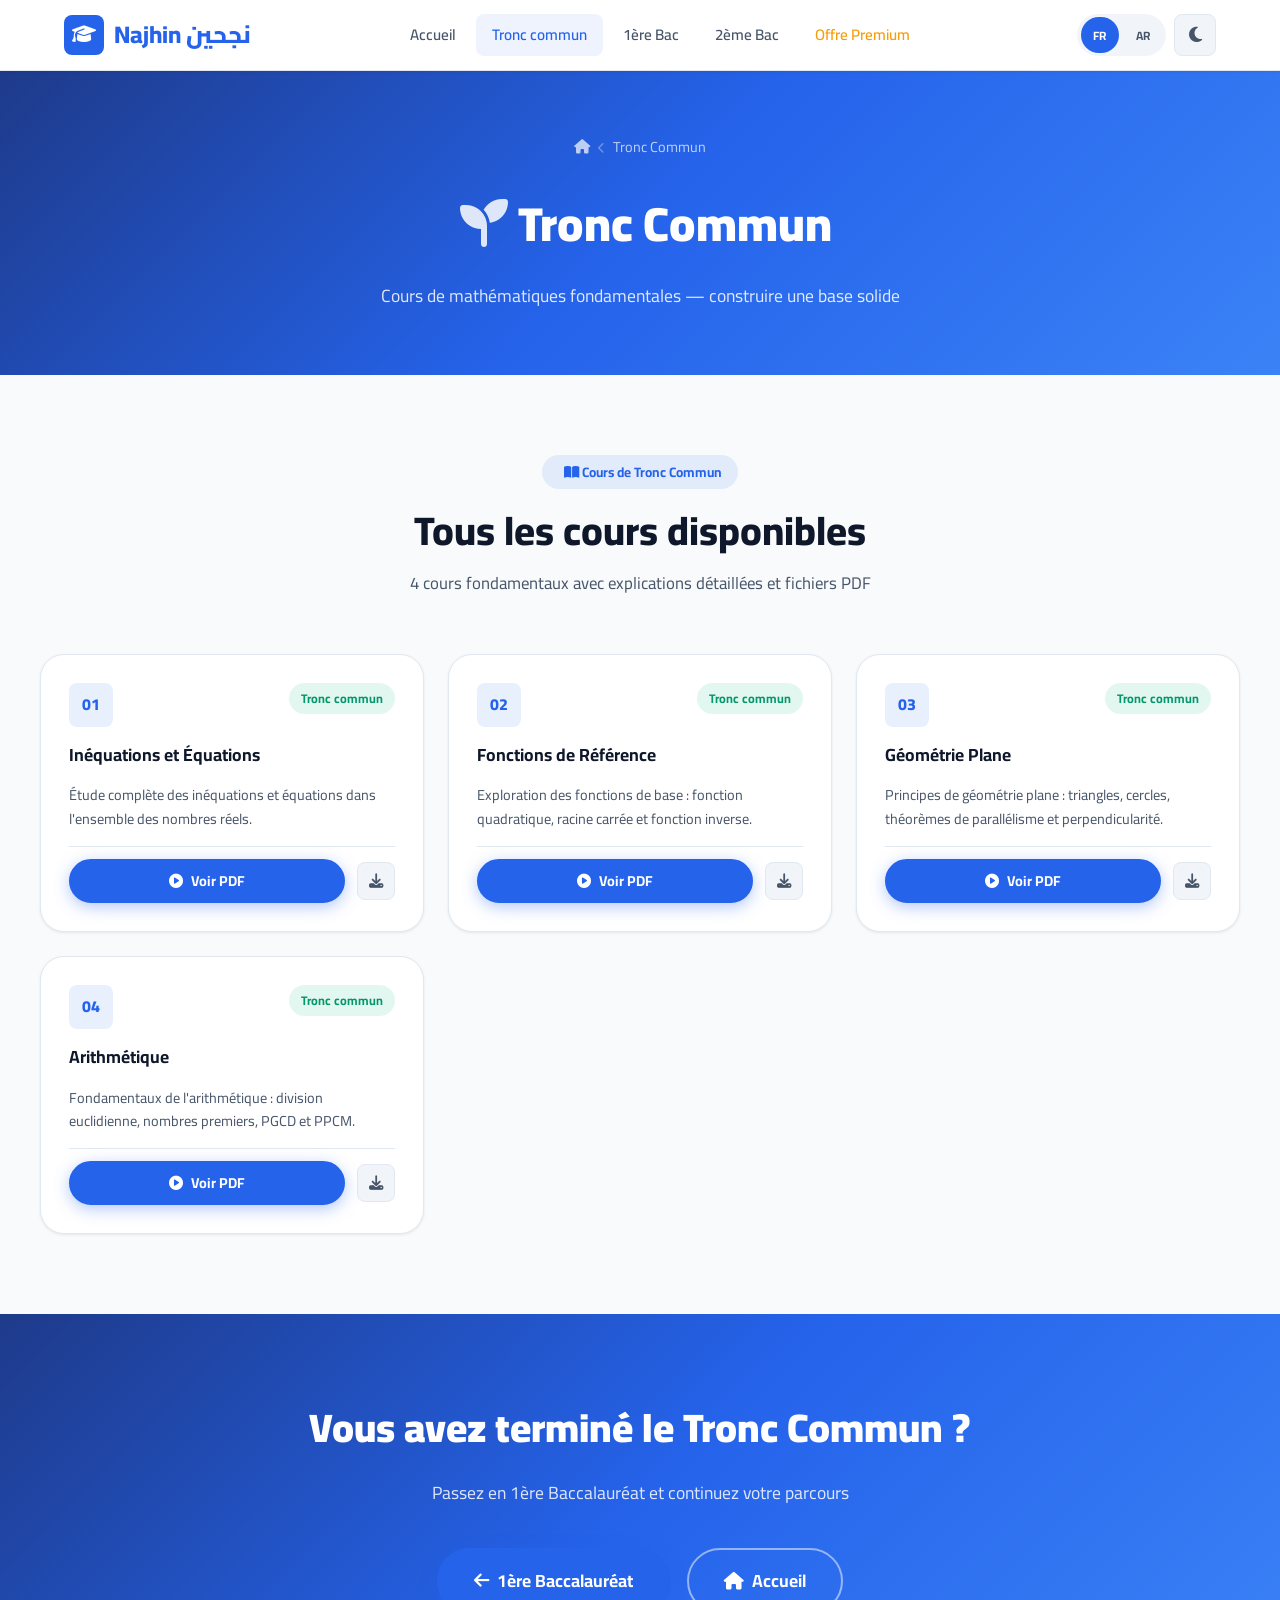
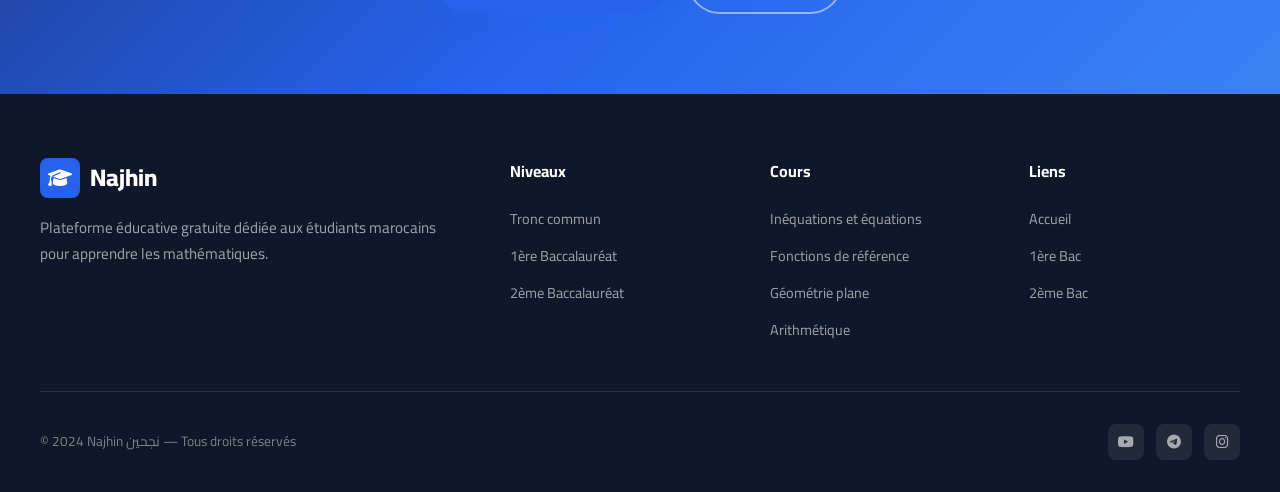
<file: tronc.html>
<!DOCTYPE html>
<html lang="fr" dir="ltr">
<head>
  <meta charset="UTF-8" />
  <meta name="viewport" content="width=device-width, initial-scale=1.0" />
  <title data-i18n="page.tronc.title">الجذع المشترك - Najhin نجحين</title>
  <meta name="description" data-i18n="page.tronc.meta" content="دروس الرياضيات لمستوى الجذع المشترك: المتراجحات، الدوال المرجعية، الهندسة المستوية والحساب العددي." />
  <link rel="preconnect" href="https://fonts.googleapis.com" />
  <link rel="preconnect" href="https://fonts.gstatic.com" crossorigin />
  <link href="https://fonts.googleapis.com/css2?family=Cairo:wght@300;400;500;600;700;800;900&display=swap" rel="stylesheet" />
  <link rel="stylesheet" href="https://cdnjs.cloudflare.com/ajax/libs/font-awesome/6.5.0/css/all.min.css" />
  <link rel="stylesheet" href="css/style.css" />
</head>
<body class="page-tronc">

  <!-- NAVBAR -->
  <nav class="navbar">
    <div class="nav-container">
      <a href="index.html" class="nav-logo">
        <div class="logo-icon"><i class="fas fa-graduation-cap"></i></div>
        <span>Najhin نجحين</span>
      </a>
      <div class="nav-links">
        <a href="index.html" data-i18n="nav.home">الرئيسية</a>
        <a href="tronc.html" class="active" data-i18n="nav.tronc">جذع مشترك</a>
        <a href="1bac.html" data-i18n="nav.1bac">أولى باك</a>
        <a href="2bac.html" data-i18n="nav.2bac">ثانية باك</a>
        <a href="premium.html" class="premium-nav" data-i18n="nav.premium">احصل على الباقة المميزة</a>
      </div>
      <div class="nav-actions">
        <div class="lang-switch">
          <button class="lang-btn" data-lang="fr">FR</button>
          <button class="lang-btn" data-lang="ar">AR</button>
        </div>
        <button class="btn-theme-toggle" aria-label="Changer le thème">
          <i class="fas fa-moon theme-icon"></i>
        </button>
        <button class="btn-menu" aria-label="Menu">
          <i class="fas fa-bars"></i>
        </button>
      </div>
    </div>
    <div class="mobile-menu">
      <a href="index.html" data-i18n="nav.home"><i class="fas fa-home"></i> الرئيسية</a>
      <a href="tronc.html" class="active" data-i18n="nav.tronc"><i class="fas fa-book"></i> جذع مشترك</a>
      <a href="1bac.html" data-i18n="nav.1bac"><i class="fas fa-book-open"></i> أولى باك</a>
      <a href="2bac.html" data-i18n="nav.2bac"><i class="fas fa-star"></i> ثانية باك</a>
      <a href="premium.html" class="premium-nav" data-i18n="nav.premium"><i class="fas fa-crown"></i> احصل على الباقة المميزة</a>
    </div>
  </nav>

  <!-- PAGE HEADER -->
  <div class="page-header">
    <div class="breadcrumb">
      <a href="index.html"><i class="fas fa-home"></i></a>
      <span class="separator"><i class="fas fa-chevron-left"></i></span>
      <span data-i18n="page.tronc.breadcrumb">الجذع المشترك</span>
    </div>
    <h1 data-i18n="page.tronc.title"><i class="fas fa-seedling" style="margin-left:0.75rem;opacity:0.85"></i>الجذع المشترك</h1>
    <p data-i18n="page.tronc.subtitle">دروس الرياضيات الأساسية — بناء القاعدة الصلبة للمرحلة التالية</p>
  </div>

  <!-- LESSONS SECTION -->
  <section class="section">
    <div class="container">
      <div class="section-header">
        <div class="section-label">
          <i class="fas fa-book-open" style="margin-left:0.35rem"></i>
          <span data-i18n="page.tronc.sectionLabel">دروس الجذع المشترك</span>
        </div>
        <h2 data-i18n="page.tronc.sectionTitle">جميع الدروس المتاحة</h2>
        <p data-i18n="page.tronc.sectionDesc">4 دروس أساسية مغطاة بشرح مفصل وملف PDF لكل درس</p>
      </div>

      <div class="lessons-grid" id="lessons-grid">
        <div class="spinner"></div>
      </div>
    </div>
  </section>

  <!-- CTA -->
  <section class="cta-section">
    <div class="container">
      <h2 data-i18n="cta.tronc.title">هل أتممت الجذع المشترك؟</h2>
      <p data-i18n="cta.tronc.subtitle">انتقل إلى مستوى أولى باكالوريا وتابع رحلتك</p>
      <div class="cta-group">
        <a href="1bac.html" class="btn btn-primary btn-lg" data-i18n="cta.tronc.button1">
          <i class="fas fa-arrow-left"></i> أولى باكالوريا
        </a>
        <a href="index.html" class="btn btn-outline btn-lg" data-i18n="cta.tronc.button2">
          <i class="fas fa-home"></i> الرئيسية
        </a>
      </div>
    </div>
  </section>

  <!-- FOOTER -->
  <footer class="footer">
    <div class="footer-grid">
      <div class="footer-brand">
        <a href="index.html" class="nav-logo">
          <div class="logo-icon"><i class="fas fa-graduation-cap"></i></div>
          <span>Najhin</span>
        </a>
        <p style="margin-top:1rem" data-i18n="footer.description">منصة تعليمية مجانية مخصصة للطلاب المغاربة لتعلم الرياضيات.</p>
      </div>
      <div class="footer-col">
        <h4 data-i18n="footer.levels">المستويات</h4>
        <ul>
          <li><a href="tronc.html" data-i18n="footer.tronc">الجذع المشترك</a></li>
          <li><a href="1bac.html" data-i18n="footer.1bac">أولى باكالوريا</a></li>
          <li><a href="2bac.html" data-i18n="footer.2bac">ثانية باكالوريا</a></li>
        </ul>
      </div>
      <div class="footer-col">
        <h4 data-i18n="footer.courses">الدروس</h4>
        <ul>
          <li><a href="lesson.html?slug=inequations" data-i18n="courses.inequations">المتراجحات</a></li>
          <li><a href="lesson.html?slug=functions" data-i18n="courses.functions">الدوال المرجعية</a></li>
          <li><a href="lesson.html?slug=geometry" data-i18n="courses.geometry">الهندسة المستوية</a></li>
          <li><a href="lesson.html?slug=arithmetic" data-i18n="courses.arithmetic">الحساب العددي</a></li>
        </ul>
      </div>
      <div class="footer-col">
        <h4 data-i18n="footer.links">روابط</h4>
        <ul>
          <li><a href="index.html" data-i18n="nav.home">الرئيسية</a></li>
          <li><a href="1bac.html" data-i18n="nav.1bac">أولى باك</a></li>
          <li><a href="2bac.html" data-i18n="nav.2bac">ثانية باك</a></li>
        </ul>
      </div>
    </div>
    <div class="footer-bottom" style="max-width:1200px;margin:0 auto">
      <p>© 2024 Najhin نجحين — <span data-i18n="footer.rights">جميع الحقوق محفوظة</span></p>
      <div class="footer-social">
        <a href="#" aria-label="YouTube"><i class="fab fa-youtube"></i></a>
        <a href="#" aria-label="Telegram"><i class="fab fa-telegram"></i></a>
        <a href="#" aria-label="Instagram"><i class="fab fa-instagram"></i></a>
      </div>
    </div>
  </footer>

  <button class="scroll-top" aria-label="العودة للأعلى">
    <i class="fas fa-chevron-up"></i>
  </button>

  <script src="js/translations.js"></script>
  <script src="js/main.js"></script>
</body>
</html>
</file>
<file: css/style.css>
/* ==========================================
   Najhin - نجحين - Math Education Website
   CSS Stylesheet
   ========================================== */

/* --- Google Fonts Import --- */
@import url('https://fonts.googleapis.com/css2?family=Cairo:wght@300;400;500;600;700;800;900&display=swap');

/* --- CSS Variables (Light Mode) --- */
:root {
  --primary: #2563eb;
  --primary-dark: #1d4ed8;
  --primary-light: #3b82f6;
  --secondary: #0f172a;
  --accent: #f59e0b;
  --success: #10b981;
  --danger: #ef4444;

  --bg: #f8fafc;
  --bg-card: #ffffff;
  --bg-nav: #ffffff;
  --bg-footer: #0f172a;
  --bg-hero: linear-gradient(135deg, #1e3a8a 0%, #2563eb 50%, #3b82f6 100%);
  --bg-section-alt: #f1f5f9;

  --text-primary: #0f172a;
  --text-secondary: #475569;
  --text-muted: #94a3b8;
  --text-on-primary: #ffffff;
  --text-on-dark: #e2e8f0;

  --border: #e2e8f0;
  --border-focus: #2563eb;

  --shadow-sm: 0 1px 3px rgba(0,0,0,0.08);
  --shadow-md: 0 4px 16px rgba(0,0,0,0.10);
  --shadow-lg: 0 8px 32px rgba(0,0,0,0.12);
  --shadow-hover: 0 12px 40px rgba(37,99,235,0.18);

  --radius-sm: 8px;
  --radius-md: 16px;
  --radius-lg: 24px;
  --radius-xl: 32px;

  --transition: all 0.3s ease;
  --font: 'Cairo', sans-serif;
}

/* --- Dark Mode Variables --- */
[data-theme="dark"] {
  --bg: #0f172a;
  --bg-card: #1e293b;
  --bg-nav: #1e293b;
  --bg-footer: #020617;
  --bg-hero: linear-gradient(135deg, #0f172a 0%, #1e3a8a 50%, #1d4ed8 100%);
  --bg-section-alt: #1a2744;

  --text-primary: #f1f5f9;
  --text-secondary: #94a3b8;
  --text-muted: #64748b;
  --text-on-dark: #cbd5e1;

  --border: #334155;
  --border-focus: #3b82f6;

  --shadow-sm: 0 1px 3px rgba(0,0,0,0.3);
  --shadow-md: 0 4px 16px rgba(0,0,0,0.4);
  --shadow-lg: 0 8px 32px rgba(0,0,0,0.5);
  --shadow-hover: 0 12px 40px rgba(59,130,246,0.25);
}

/* --- Reset & Base --- */
*, *::before, *::after {
  box-sizing: border-box;
  margin: 0;
  padding: 0;
}

html {
  scroll-behavior: smooth;
  font-size: 16px;
}

body {
  font-family: var(--font);
  background-color: var(--bg);
  color: var(--text-primary);
  direction: rtl;
  text-align: right;
  transition: background-color 0.3s ease, color 0.3s ease;
  line-height: 1.7;
  overflow-x: hidden;
}

a {
  color: inherit;
  text-decoration: none;
  transition: var(--transition);
}

img {
  max-width: 100%;
  height: auto;
  display: block;
}

ul, ol {
  list-style: none;
}

button {
  font-family: var(--font);
  cursor: pointer;
  border: none;
  outline: none;
  transition: var(--transition);
}

input, textarea, select {
  font-family: var(--font);
  outline: none;
  border: none;
}

/* ==========================================
   NAVBAR
   ========================================== */
.navbar {
  background: var(--bg-nav);
  border-bottom: 1px solid var(--border);
  position: sticky;
  top: 0;
  z-index: 1000;
  box-shadow: var(--shadow-sm);
  transition: background-color 0.3s ease;
}

.nav-container {
  max-width: 1200px;
  margin: 0 auto;
  padding: 0 1.5rem;
  display: flex;
  align-items: center;
  justify-content: space-between;
  height: 70px;
  gap: 1rem;
}

.nav-logo {
  display: flex;
  align-items: center;
  gap: 0.6rem;
  font-size: 1.5rem;
  font-weight: 800;
  color: var(--primary);
  flex-shrink: 0;
}

.nav-logo .logo-icon {
  width: 40px;
  height: 40px;
  background: var(--primary);
  color: white;
  border-radius: var(--radius-sm);
  display: flex;
  align-items: center;
  justify-content: center;
  font-size: 1.2rem;
}

.nav-links {
  display: flex;
  align-items: center;
  gap: 0.25rem;
}

.nav-links a {
  padding: 0.5rem 1rem;
  border-radius: var(--radius-sm);
  font-weight: 600;
  font-size: 0.95rem;
  color: var(--text-secondary);
  white-space: nowrap;
}

.nav-links a:hover,
.nav-links a.active {
  color: var(--primary);
  background: rgba(37,99,235,0.08);
}

.nav-actions {
  display: flex;
  align-items: center;
  gap: 0.5rem;
  flex-shrink: 0;
}

.btn-theme-toggle {
  width: 42px;
  height: 42px;
  border-radius: var(--radius-sm);
  background: var(--bg-section-alt);
  color: var(--text-secondary);
  display: flex;
  align-items: center;
  justify-content: center;
  font-size: 1.1rem;
  border: 1px solid var(--border);
}

.btn-theme-toggle:hover {
  background: var(--primary);
  color: white;
  border-color: var(--primary);
}

.btn-menu {
  display: none;
  width: 42px;
  height: 42px;
  border-radius: var(--radius-sm);
  background: var(--bg-section-alt);
  color: var(--text-secondary);
  align-items: center;
  justify-content: center;
  font-size: 1.2rem;
  border: 1px solid var(--border);
}

.mobile-menu {
  display: none;
  flex-direction: column;
  gap: 0.25rem;
  padding: 1rem 1.5rem;
  background: var(--bg-nav);
  border-top: 1px solid var(--border);
}

.mobile-menu.open {
  display: flex;
}

.mobile-menu a {
  padding: 0.75rem 1rem;
  border-radius: var(--radius-sm);
  font-weight: 600;
  color: var(--text-secondary);
  display: flex;
  align-items: center;
  gap: 0.5rem;
}

.mobile-menu a:hover,
.mobile-menu a.active {
  color: var(--primary);
  background: rgba(37,99,235,0.08);
}

/* ==========================================
   HERO SECTION
   ========================================== */
.hero {
  background: var(--bg-hero);
  padding: 5rem 1.5rem;
  text-align: center;
  position: relative;
  overflow: hidden;
}

.hero::before {
  content: '';
  position: absolute;
  top: -50%;
  left: -20%;
  width: 600px;
  height: 600px;
  background: rgba(255,255,255,0.04);
  border-radius: 50%;
  pointer-events: none;
}

.hero::after {
  content: '';
  position: absolute;
  bottom: -30%;
  right: -10%;
  width: 400px;
  height: 400px;
  background: rgba(255,255,255,0.04);
  border-radius: 50%;
  pointer-events: none;
}

.hero-content {
  max-width: 780px;
  margin: 0 auto;
  position: relative;
  z-index: 1;
}

.hero-badge {
  display: inline-block;
  background: rgba(255,255,255,0.15);
  color: white;
  padding: 0.4rem 1.2rem;
  border-radius: 50px;
  font-size: 0.9rem;
  font-weight: 600;
  margin-bottom: 1.5rem;
  border: 1px solid rgba(255,255,255,0.25);
  backdrop-filter: blur(10px);
}

.hero h1 {
  font-size: clamp(2rem, 5vw, 3.5rem);
  font-weight: 900;
  color: white;
  line-height: 1.2;
  margin-bottom: 1.2rem;
}

.hero h1 span {
  color: var(--accent);
}

.hero-subtitle {
  font-size: clamp(1rem, 2.5vw, 1.25rem);
  color: rgba(255,255,255,0.85);
  margin-bottom: 2.5rem;
  font-weight: 400;
}

/* Search Bar */
.search-container {
  max-width: 580px;
  margin: 0 auto 2rem;
  position: relative;
}

.search-wrapper {
  display: flex;
  background: white;
  border-radius: 50px;
  overflow: hidden;
  box-shadow: 0 8px 32px rgba(0,0,0,0.2);
}

.search-input {
  flex: 1;
  padding: 1rem 1.5rem;
  font-size: 1rem;
  font-family: var(--font);
  color: var(--secondary);
  background: transparent;
  direction: rtl;
}

.search-input::placeholder {
  color: #94a3b8;
}

.search-btn {
  padding: 0.8rem 1.5rem;
  background: var(--primary);
  color: white;
  font-size: 1rem;
  border-radius: 50px;
  margin: 4px;
}

.search-btn:hover {
  background: var(--primary-dark);
}

/* Search Results Dropdown */
.search-results {
  position: absolute;
  top: calc(100% + 8px);
  right: 0;
  left: 0;
  background: white;
  border-radius: var(--radius-md);
  box-shadow: var(--shadow-lg);
  max-height: 320px;
  overflow-y: auto;
  z-index: 100;
  display: none;
}

.search-results.show {
  display: block;
}

.search-result-item {
  display: flex;
  align-items: center;
  gap: 1rem;
  padding: 0.85rem 1.2rem;
  border-bottom: 1px solid #f1f5f9;
  cursor: pointer;
  transition: var(--transition);
}

.search-result-item:last-child {
  border-bottom: none;
}

.search-result-item:hover {
  background: #f0f7ff;
}

.search-result-item .result-icon {
  width: 36px;
  height: 36px;
  background: rgba(37,99,235,0.1);
  border-radius: var(--radius-sm);
  display: flex;
  align-items: center;
  justify-content: center;
  color: var(--primary);
  flex-shrink: 0;
}

.search-result-item .result-info {
  text-align: right;
}

.search-result-item .result-title {
  font-weight: 700;
  font-size: 0.95rem;
  color: var(--secondary);
}

.search-result-item .result-level {
  font-size: 0.8rem;
  color: #64748b;
}

.no-results {
  padding: 1.5rem;
  text-align: center;
  color: #64748b;
  font-size: 0.95rem;
}

.hero-cta-group {
  display: flex;
  gap: 1rem;
  justify-content: center;
  flex-wrap: wrap;
}

/* ==========================================
   BUTTONS
   ========================================== */
.btn {
  display: inline-flex;
  align-items: center;
  gap: 0.5rem;
  padding: 0.8rem 1.8rem;
  border-radius: 50px;
  font-weight: 700;
  font-size: 1rem;
  font-family: var(--font);
  transition: var(--transition);
  cursor: pointer;
  border: 2px solid transparent;
}

.btn-primary {
  background: var(--primary);
  color: white;
  border-color: var(--primary);
  box-shadow: 0 4px 16px rgba(37,99,235,0.35);
}

.btn-primary:hover {
  background: var(--primary-dark);
  border-color: var(--primary-dark);
  transform: translateY(-2px);
  box-shadow: 0 8px 24px rgba(37,99,235,0.45);
}

.btn-outline {
  background: transparent;
  color: white;
  border-color: rgba(255,255,255,0.5);
}

.btn-outline:hover {
  background: rgba(255,255,255,0.15);
  border-color: white;
}

.btn-outline-primary {
  background: transparent;
  color: var(--primary);
  border-color: var(--primary);
}

.btn-outline-primary:hover {
  background: var(--primary);
  color: white;
  transform: translateY(-2px);
}

.btn-sm {
  padding: 0.5rem 1.2rem;
  font-size: 0.9rem;
}

.btn-lg {
  padding: 1rem 2.2rem;
  font-size: 1.1rem;
}

/* ==========================================
   SECTIONS
   ========================================== */
.section {
  padding: 5rem 1.5rem;
}

.section-alt {
  background: var(--bg-section-alt);
}

.container {
  max-width: 1200px;
  margin: 0 auto;
}

.section-header {
  text-align: center;
  margin-bottom: 3.5rem;
}

.section-label {
  display: inline-block;
  background: rgba(37,99,235,0.1);
  color: var(--primary);
  padding: 0.35rem 1rem;
  border-radius: 50px;
  font-size: 0.85rem;
  font-weight: 700;
  margin-bottom: 1rem;
}

.section-header h2 {
  font-size: clamp(1.6rem, 3.5vw, 2.5rem);
  font-weight: 800;
  color: var(--text-primary);
  margin-bottom: 0.75rem;
  line-height: 1.3;
}

.section-header p {
  font-size: 1.05rem;
  color: var(--text-secondary);
  max-width: 580px;
  margin: 0 auto;
}

/* ==========================================
   STATS SECTION
   ========================================== */
.stats-grid {
  display: grid;
  grid-template-columns: repeat(3, 1fr);
  gap: 1.5rem;
}

.stat-card {
  background: var(--bg-card);
  border-radius: var(--radius-lg);
  padding: 2.5rem 2rem;
  text-align: center;
  box-shadow: var(--shadow-md);
  border: 1px solid var(--border);
  transition: var(--transition);
  position: relative;
  overflow: hidden;
}

.stat-card::before {
  content: '';
  position: absolute;
  top: 0;
  left: 0;
  right: 0;
  height: 4px;
  background: var(--primary);
  border-radius: var(--radius-lg) var(--radius-lg) 0 0;
}

.stat-card:hover {
  transform: translateY(-4px);
  box-shadow: var(--shadow-hover);
}

.stat-icon {
  width: 64px;
  height: 64px;
  background: rgba(37,99,235,0.1);
  border-radius: 50%;
  display: flex;
  align-items: center;
  justify-content: center;
  font-size: 1.8rem;
  margin: 0 auto 1rem;
  color: var(--primary);
}

.stat-number {
  font-size: 2.8rem;
  font-weight: 900;
  color: var(--primary);
  line-height: 1;
  margin-bottom: 0.4rem;
}

.stat-label {
  font-size: 1rem;
  color: var(--text-secondary);
  font-weight: 600;
}

/* ==========================================
   LEVEL CARDS
   ========================================== */
.levels-grid {
  display: grid;
  grid-template-columns: repeat(3, 1fr);
  gap: 1.5rem;
}

.level-card {
  background: var(--bg-card);
  border-radius: var(--radius-lg);
  padding: 2.5rem 2rem;
  border: 1px solid var(--border);
  box-shadow: var(--shadow-md);
  transition: var(--transition);
  cursor: pointer;
  display: flex;
  flex-direction: column;
  align-items: center;
  text-align: center;
  position: relative;
  overflow: hidden;
}

.level-card::after {
  content: '';
  position: absolute;
  bottom: 0;
  left: 0;
  right: 0;
  height: 4px;
  background: var(--card-color, var(--primary));
  transition: var(--transition);
}

.level-card:hover {
  transform: translateY(-6px);
  box-shadow: var(--shadow-hover);
  border-color: var(--card-color, var(--primary));
}

.level-card:hover::after {
  height: 6px;
}

.level-icon {
  width: 80px;
  height: 80px;
  border-radius: var(--radius-md);
  display: flex;
  align-items: center;
  justify-content: center;
  font-size: 2.2rem;
  margin-bottom: 1.5rem;
  background: var(--card-bg, rgba(37,99,235,0.1));
  color: var(--card-color, var(--primary));
  transition: var(--transition);
}

.level-card:hover .level-icon {
  transform: scale(1.1) rotate(-5deg);
}

.level-card h3 {
  font-size: 1.4rem;
  font-weight: 800;
  color: var(--text-primary);
  margin-bottom: 0.75rem;
}

.level-card p {
  font-size: 0.95rem;
  color: var(--text-secondary);
  margin-bottom: 1.5rem;
  line-height: 1.6;
}

.level-meta {
  display: flex;
  gap: 0.75rem;
  margin-bottom: 1.5rem;
  flex-wrap: wrap;
  justify-content: center;
}

.level-meta .badge {
  padding: 0.3rem 0.8rem;
  border-radius: 50px;
  font-size: 0.8rem;
  font-weight: 600;
  background: var(--bg-section-alt);
  color: var(--text-secondary);
}

/* ==========================================
   LESSON CARDS
   ========================================== */
.lessons-grid {
  display: grid;
  grid-template-columns: repeat(auto-fill, minmax(300px, 1fr));
  gap: 1.5rem;
}

.lesson-card {
  background: var(--bg-card);
  border-radius: var(--radius-lg);
  padding: 1.75rem;
  border: 1px solid var(--border);
  box-shadow: var(--shadow-sm);
  transition: var(--transition);
  display: flex;
  flex-direction: column;
  gap: 1rem;
}

.lesson-card:hover {
  transform: translateY(-4px);
  box-shadow: var(--shadow-hover);
  border-color: var(--primary);
}

.lesson-card-header {
  display: flex;
  align-items: flex-start;
  justify-content: space-between;
  gap: 0.75rem;
}

.lesson-number {
  width: 44px;
  height: 44px;
  background: rgba(37,99,235,0.1);
  color: var(--primary);
  border-radius: var(--radius-sm);
  display: flex;
  align-items: center;
  justify-content: center;
  font-weight: 800;
  font-size: 1rem;
  flex-shrink: 0;
}

.lesson-badge {
  padding: 0.3rem 0.75rem;
  border-radius: 50px;
  font-size: 0.78rem;
  font-weight: 700;
  white-space: nowrap;
}

.badge-tronc {
  background: rgba(16,185,129,0.12);
  color: #059669;
}

.badge-1bac {
  background: rgba(37,99,235,0.12);
  color: #2563eb;
}

.badge-2bac {
  background: rgba(139,92,246,0.12);
  color: #7c3aed;
}

.lesson-card h3 {
  font-size: 1.1rem;
  font-weight: 700;
  color: var(--text-primary);
  line-height: 1.4;
}

.lesson-card p {
  font-size: 0.9rem;
  color: var(--text-secondary);
  line-height: 1.6;
  flex: 1;
}

.lesson-card-footer {
  display: flex;
  align-items: center;
  gap: 0.75rem;
  padding-top: 0.75rem;
  border-top: 1px solid var(--border);
}

.lesson-card-footer .btn {
  flex: 1;
  justify-content: center;
}

.lesson-icon-group {
  display: flex;
  gap: 0.5rem;
}

.lesson-icon-btn {
  width: 38px;
  height: 38px;
  border-radius: var(--radius-sm);
  background: var(--bg-section-alt);
  color: var(--text-secondary);
  display: flex;
  align-items: center;
  justify-content: center;
  font-size: 0.9rem;
  border: 1px solid var(--border);
  transition: var(--transition);
}

.lesson-icon-btn:hover {
  background: var(--primary);
  color: white;
  border-color: var(--primary);
}

/* ==========================================
   LEVEL PAGE HEADER
   ========================================== */
.page-header {
  background: var(--bg-hero);
  padding: 4rem 1.5rem;
  text-align: center;
  color: white;
}

.breadcrumb {
  display: flex;
  align-items: center;
  gap: 0.5rem;
  justify-content: center;
  margin-bottom: 1.5rem;
  font-size: 0.9rem;
  color: rgba(255,255,255,0.7);
}

.breadcrumb a {
  color: rgba(255,255,255,0.7);
}

.breadcrumb a:hover {
  color: white;
}

.breadcrumb .separator {
  font-size: 0.7rem;
  opacity: 0.5;
}

.page-header h1 {
  font-size: clamp(1.8rem, 4vw, 3rem);
  font-weight: 900;
  margin-bottom: 1rem;
}

.page-header p {
  font-size: 1.1rem;
  opacity: 0.85;
  max-width: 600px;
  margin: 0 auto;
}

/* ==========================================
   LESSON PAGE
   ========================================== */
.lesson-page {
  max-width: 900px;
  margin: 0 auto;
  padding: 3rem 1.5rem;
}

.lesson-header {
  margin-bottom: 2rem;
}

.lesson-header .breadcrumb {
  justify-content: flex-end;
  margin-bottom: 1.25rem;
  color: var(--text-muted);
}

.lesson-header .breadcrumb a {
  color: var(--text-muted);
}

.lesson-header h1 {
  font-size: clamp(1.6rem, 3.5vw, 2.5rem);
  font-weight: 900;
  color: var(--text-primary);
  margin-bottom: 1rem;
  line-height: 1.3;
}

.lesson-meta-row {
  display: flex;
  gap: 0.75rem;
  flex-wrap: wrap;
  align-items: center;
}

.lesson-meta-row .lesson-badge {
  font-size: 0.85rem;
}

.lesson-desc {
  font-size: 1.05rem;
  color: var(--text-secondary);
  line-height: 1.75;
  margin: 1.5rem 0 2rem;
}

/* Video Section */
.video-section {
  background: var(--bg-card);
  border-radius: var(--radius-lg);
  overflow: hidden;
  border: 1px solid var(--border);
  box-shadow: var(--shadow-md);
  margin-bottom: 2rem;
}

.video-label {
  padding: 1.25rem 1.5rem;
  border-bottom: 1px solid var(--border);
  font-weight: 700;
  color: var(--text-primary);
  display: flex;
  align-items: center;
  gap: 0.5rem;
}

.video-label i {
  color: var(--danger);
}

.video-wrapper {
  position: relative;
  padding-bottom: 56.25%;
  height: 0;
  overflow: hidden;
}

.video-wrapper iframe {
  position: absolute;
  top: 0;
  left: 0;
  width: 100%;
  height: 100%;
  border: none;
}

.video-placeholder {
  padding: 4rem 2rem;
  text-align: center;
  background: var(--bg-section-alt);
}

.video-placeholder i {
  font-size: 4rem;
  color: var(--danger);
  margin-bottom: 1rem;
}

.video-placeholder p {
  color: var(--text-secondary);
  font-size: 1rem;
}

/* PDF Section */
.pdf-section {
  background: var(--bg-card);
  border-radius: var(--radius-lg);
  padding: 1.75rem;
  border: 1px solid var(--border);
  box-shadow: var(--shadow-md);
  margin-bottom: 2rem;
}

.pdf-section h3 {
  font-size: 1.1rem;
  font-weight: 700;
  color: var(--text-primary);
  margin-bottom: 1.25rem;
  display: flex;
  align-items: center;
  gap: 0.5rem;
}

.pdf-section h3 i {
  color: var(--danger);
}

.pdf-actions {
  display: flex;
  gap: 1rem;
  flex-wrap: wrap;
}

/* Related Lessons */
.related-section {
  margin-bottom: 2rem;
}

.related-section h3 {
  font-size: 1.3rem;
  font-weight: 800;
  color: var(--text-primary);
  margin-bottom: 1.5rem;
  display: flex;
  align-items: center;
  gap: 0.5rem;
}

/* ==========================================
   CTA SECTION
   ========================================== */
.cta-section {
  background: var(--bg-hero);
  padding: 5rem 1.5rem;
  text-align: center;
  color: white;
}

.cta-section h2 {
  font-size: clamp(1.6rem, 3.5vw, 2.5rem);
  font-weight: 900;
  margin-bottom: 1rem;
}

.cta-section p {
  font-size: 1.1rem;
  opacity: 0.85;
  margin-bottom: 2.5rem;
  max-width: 540px;
  margin-left: auto;
  margin-right: auto;
}

.cta-group {
  display: flex;
  gap: 1rem;
  justify-content: center;
  flex-wrap: wrap;
}

/* ==========================================
   FOOTER
   ========================================== */
.footer {
  background: var(--bg-footer);
  color: var(--text-on-dark);
  padding: 4rem 1.5rem 2rem;
}

.footer-grid {
  max-width: 1200px;
  margin: 0 auto;
  display: grid;
  grid-template-columns: 2fr 1fr 1fr 1fr;
  gap: 3rem;
  padding-bottom: 3rem;
  border-bottom: 1px solid rgba(255,255,255,0.1);
  margin-bottom: 2rem;
}

.footer-brand .nav-logo {
  color: white;
  margin-bottom: 1rem;
}

.footer-brand p {
  font-size: 0.95rem;
  color: rgba(255,255,255,0.6);
  line-height: 1.7;
}

.footer-col h4 {
  font-size: 1rem;
  font-weight: 700;
  margin-bottom: 1.25rem;
  color: white;
}

.footer-col ul {
  display: flex;
  flex-direction: column;
  gap: 0.6rem;
}

.footer-col ul li a {
  color: rgba(255,255,255,0.6);
  font-size: 0.9rem;
  transition: var(--transition);
}

.footer-col ul li a:hover {
  color: white;
  padding-right: 0.25rem;
}

.footer-bottom {
  max-width: 1200px;
  margin: 0 auto;
  display: flex;
  align-items: center;
  justify-content: space-between;
  flex-wrap: wrap;
  gap: 1rem;
}

.footer-bottom p {
  font-size: 0.85rem;
  color: rgba(255,255,255,0.45);
}

.footer-social {
  display: flex;
  gap: 0.75rem;
}

.footer-social a {
  width: 36px;
  height: 36px;
  background: rgba(255,255,255,0.08);
  border-radius: var(--radius-sm);
  display: flex;
  align-items: center;
  justify-content: center;
  color: rgba(255,255,255,0.6);
  font-size: 0.9rem;
  transition: var(--transition);
}

.footer-social a:hover {
  background: var(--primary);
  color: white;
}

/* ==========================================
   FILTER BAR (Level Pages)
   ========================================== */
.filter-bar {
  display: flex;
  align-items: center;
  gap: 1rem;
  margin-bottom: 2rem;
  flex-wrap: wrap;
}

.filter-bar .filter-label {
  font-weight: 700;
  color: var(--text-secondary);
  white-space: nowrap;
}

.filter-tabs {
  display: flex;
  gap: 0.5rem;
  flex-wrap: wrap;
}

.filter-tab {
  padding: 0.5rem 1.2rem;
  border-radius: 50px;
  font-weight: 600;
  font-size: 0.9rem;
  border: 2px solid var(--border);
  background: var(--bg-card);
  color: var(--text-secondary);
  cursor: pointer;
  transition: var(--transition);
}

.filter-tab.active,
.filter-tab:hover {
  background: var(--primary);
  color: white;
  border-color: var(--primary);
}

/* ==========================================
   EMPTY STATE
   ========================================== */
.empty-state {
  text-align: center;
  padding: 5rem 2rem;
  color: var(--text-muted);
}

.empty-state i {
  font-size: 4rem;
  margin-bottom: 1.5rem;
  display: block;
}

.empty-state h3 {
  font-size: 1.3rem;
  font-weight: 700;
  margin-bottom: 0.75rem;
  color: var(--text-secondary);
}

/* ==========================================
   SCROLL TO TOP
   ========================================== */
.scroll-top {
  position: fixed;
  bottom: 2rem;
  left: 1.5rem;
  width: 48px;
  height: 48px;
  background: var(--primary);
  color: white;
  border-radius: 50%;
  display: flex;
  align-items: center;
  justify-content: center;
  box-shadow: var(--shadow-md);
  cursor: pointer;
  transition: var(--transition);
  opacity: 0;
  pointer-events: none;
  z-index: 999;
  font-size: 1.1rem;
}

.scroll-top.show {
  opacity: 1;
  pointer-events: all;
}

.scroll-top:hover {
  transform: translateY(-3px);
  box-shadow: var(--shadow-hover);
}

/* ==========================================
   UTILITIES
   ========================================== */
.text-center { text-align: center; }
.text-primary { color: var(--primary) !important; }
.text-success { color: var(--success) !important; }
.text-danger { color: var(--danger) !important; }
.mt-1 { margin-top: 0.5rem; }
.mt-2 { margin-top: 1rem; }
.mt-3 { margin-top: 1.5rem; }
.mb-1 { margin-bottom: 0.5rem; }
.mb-2 { margin-bottom: 1rem; }
.mb-3 { margin-bottom: 1.5rem; }
.gap-1 { gap: 0.5rem; }
.flex { display: flex; }
.items-center { align-items: center; }
.justify-between { justify-content: space-between; }
.w-full { width: 100%; }

/* Loading Spinner */
.spinner {
  width: 40px;
  height: 40px;
  border: 3px solid var(--border);
  border-top-color: var(--primary);
  border-radius: 50%;
  animation: spin 0.8s linear infinite;
  margin: 3rem auto;
}

@keyframes spin {
  to { transform: rotate(360deg); }
}

/* ==========================================
   RESPONSIVE - TABLET
   ========================================== */
@media (max-width: 1024px) {
  .levels-grid {
    grid-template-columns: repeat(2, 1fr);
  }

  .footer-grid {
    grid-template-columns: 1fr 1fr;
    gap: 2rem;
  }

  .stats-grid {
    grid-template-columns: repeat(3, 1fr);
  }
}

/* ==========================================
   RESPONSIVE - MOBILE
   ========================================== */
@media (max-width: 768px) {
  .nav-links {
    display: none;
  }

  .btn-menu {
    display: flex;
  }

  .levels-grid {
    grid-template-columns: 1fr;
  }

  .stats-grid {
    grid-template-columns: 1fr;
    gap: 1rem;
  }

  .lessons-grid {
    grid-template-columns: 1fr;
  }

  .footer-grid {
    grid-template-columns: 1fr;
    gap: 2rem;
  }

  .footer-bottom {
    flex-direction: column;
    text-align: center;
  }

  .hero {
    padding: 3.5rem 1.25rem;
  }

  .section {
    padding: 3.5rem 1.25rem;
  }

  .cta-section {
    padding: 3.5rem 1.25rem;
  }

  .hero-cta-group {
    flex-direction: column;
    align-items: center;
  }

  .search-wrapper {
    flex-direction: row;
  }

  .pdf-actions {
    flex-direction: column;
  }

  .pdf-actions .btn {
    width: 100%;
    justify-content: center;
  }

  .lesson-meta-row {
    flex-direction: column;
    align-items: flex-start;
  }

  .lesson-card-footer {
    flex-wrap: wrap;
  }

  .filter-bar {
    flex-direction: column;
    align-items: flex-start;
  }
}

@media (max-width: 480px) {
  .nav-logo span {
    display: none;
  }

  .stat-number {
    font-size: 2.2rem;
  }

  .stat-card {
    padding: 1.75rem 1.25rem;
  }

  .level-card {
    padding: 1.75rem 1.25rem;
  }
}



/* ==========================================
   EXERCISES SECTION
   ========================================== */

.exercises-section {
  margin: 2rem 0;
  background: var(--bg-card);
  border-radius: 16px;
  border: 1px solid var(--border);
  overflow: hidden;
}

.exercises-header {
  padding: 1rem 1.5rem;
  background: linear-gradient(135deg, var(--primary), var(--primary-dark));
  color: white;
}

.exercises-title {
  display: flex;
  align-items: center;
  gap: 0.5rem;
  margin-bottom: 0.25rem;
}

.exercises-title i {
  font-size: 1.2rem;
}

.exercises-title h3 {
  font-size: 1.1rem;
  margin: 0;
  font-weight: 700;
}

.exercises-subtitle {
  font-size: 0.8rem;
  opacity: 0.9;
  margin: 0;
}

.exercise-item {
  border-bottom: 1px solid var(--border);
}

.exercise-item:last-child {
  border-bottom: none;
}

.exercise-question {
  padding: 0.8rem 1.2rem;
  cursor: pointer;
  display: flex;
  justify-content: space-between;
  align-items: center;
  background: var(--bg-card);
  transition: background 0.2s;
}

.exercise-question:hover {
  background: var(--bg-section-alt);
}

.exercise-info {
  display: flex;
  align-items: center;
  gap: 0.8rem;
  flex: 1;
  flex-wrap: wrap;
}

.exercise-number {
  width: 28px;
  height: 28px;
  background: var(--primary);
  color: white;
  border-radius: 50%;
  display: flex;
  align-items: center;
  justify-content: center;
  font-weight: bold;
  font-size: 0.8rem;
}

.exercise-title {
  font-weight: 600;
  font-size: 0.9rem;
  color: var(--text-primary);
}

.exercise-difficulty {
  padding: 0.15rem 0.6rem;
  border-radius: 20px;
  font-size: 0.65rem;
  font-weight: bold;
}

.exercise-difficulty.easy {
  background: rgba(16, 185, 129, 0.15);
  color: #10b981;
}

.exercise-difficulty.medium {
  background: rgba(245, 158, 11, 0.15);
  color: #f59e0b;
}

.exercise-difficulty.hard {
  background: rgba(239, 68, 68, 0.15);
  color: #ef4444;
}

.toggle-icon {
  width: 24px;
  height: 24px;
  display: flex;
  align-items: center;
  justify-content: center;
  background: var(--bg-section-alt);
  border-radius: 50%;
  transition: transform 0.2s;
  color: var(--text-muted);
  font-size: 0.7rem;
}

.exercise-question.open .toggle-icon {
  transform: rotate(180deg);
}

.exercise-content {
  max-height: 0;
  overflow: hidden;
  transition: max-height 0.3s ease-out;
  background: var(--bg-section-alt);
}

.exercise-content.open {
  max-height: 800px;
  transition: max-height 0.4s ease-in;
}

.exercise-image, .correction-image {
  padding: 1rem;
  text-align: center;
}

.exercise-image img, .correction-image img {
  max-width: 100%;
  height: auto;
  border-radius: 12px;
  box-shadow: 0 2px 8px rgba(0,0,0,0.1);
  cursor: pointer;
}

.correction-header {
  display: flex;
  align-items: center;
  gap: 0.5rem;
  cursor: pointer;
  padding: 0.5rem 1rem;
  background: rgba(16, 185, 129, 0.1);
  margin: 0 1rem 0.5rem 1rem;
  border-radius: 8px;
  width: fit-content;
}

.correction-header i {
  color: #10b981;
  font-size: 0.8rem;
  transition: transform 0.2s;
}

.correction-header.open i {
  transform: rotate(90deg);
}

.correction-header span {
  color: #10b981;
  font-weight: 600;
  font-size: 0.85rem;
}

.correction-content {
  max-height: 0;
  overflow: hidden;
  transition: max-height 0.3s ease-out;
}

.correction-content.open {
  max-height: 600px;
}

.image-caption {
  font-size: 0.7rem;
  color: var(--text-muted);
  margin-top: 0.25rem;
}

/* Lightbox */
.image-lightbox {
  position: fixed;
  top: 0;
  left: 0;
  right: 0;
  bottom: 0;
  background: rgba(0,0,0,0.95);
  z-index: 10000;
  display: flex;
  align-items: center;
  justify-content: center;
  cursor: pointer;
  opacity: 0;
  visibility: hidden;
  transition: all 0.2s;
}

.image-lightbox.active {
  opacity: 1;
  visibility: visible;
}

.image-lightbox img {
  max-width: 90%;
  max-height: 90%;
  object-fit: contain;
}

.close-lightbox {
  position: absolute;
  top: 20px;
  left: 20px;
  color: white;
  font-size: 1.5rem;
  width: 36px;
  height: 36px;
  display: flex;
  align-items: center;
  justify-content: center;
  background: rgba(0,0,0,0.5);
  border-radius: 50%;
  cursor: pointer;
}

/* css/style.css - Add language switcher styles */
/* Add this to your existing CSS */

/* Language Switcher */
.lang-switch {
  display: flex;
  gap: 0.25rem;
  background: var(--bg-section-alt);
  border-radius: 50px;
  padding: 0.2rem;
  margin-left: 0.5rem;
}

.lang-btn {
  padding: 0.4rem 0.8rem;
  border-radius: 50px;
  font-size: 0.75rem;
  font-weight: 700;
  background: transparent;
  color: var(--text-secondary);
  cursor: pointer;
  transition: all 0.2s ease;
  border: none;
  font-family: var(--font);
}

.lang-btn.active {
  background: var(--primary);
  color: white;
}

.lang-btn:hover:not(.active) {
  background: rgba(37, 99, 235, 0.1);
  color: var(--primary);
}

/* RTL Support for Arabic */
[dir="rtl"] .hero-cta-group .btn i,
[dir="rtl"] .level-card .btn i,
[dir="rtl"] .lesson-card-footer .btn i {
  margin-left: 0.5rem;
  margin-right: 0;
}

[dir="rtl"] .level-card .btn i {
  transform: rotate(180deg);
}

[dir="rtl"] .lesson-card-footer .btn i {
  transform: rotate(180deg);
}

[dir="rtl"] .breadcrumb .separator i {
  transform: rotate(180deg);
}

[dir="rtl"] .correction-header i {
  transform: rotate(180deg);
}

[dir="rtl"] .correction-header.open i {
  transform: rotate(90deg);
}

[dir="rtl"] .exercise-question .toggle-icon i {
  transform: rotate(0);
}

[dir="rtl"] .exercise-question.open .toggle-icon i {
  transform: rotate(180deg);
}

/* Adjust spacing for RTL */
[dir="rtl"] .search-wrapper .search-input {
  text-align: right;
}

[dir="rtl"] .section-label i,
[dir="rtl"] .pdf-section h3 i,
[dir="rtl"] .video-label i {
  margin-left: 0.35rem;
  margin-right: 0;
}

/* Premium nav link */
.premium-nav {
  color: #f59e0b !important;
}

.premium-nav:hover {
  background: rgba(245, 158, 11, 0.1) !important;
}

/* Responsive adjustments */
@media (max-width: 768px) {
  .lang-switch {
    margin-left: 0;
    margin-right: auto;
  }
  
  .nav-actions {
    gap: 0.5rem;
  }
}

/* Language Switcher */
.lang-switch {
  display: flex;
  gap: 0.25rem;
  background: var(--bg-section-alt);
  border-radius: 50px;
  padding: 0.2rem;
  margin-left: 0.5rem;
}

.lang-btn {
  padding: 0.4rem 0.8rem;
  border-radius: 50px;
  font-size: 0.75rem;
  font-weight: 700;
  background: transparent;
  color: var(--text-secondary);
  cursor: pointer;
  transition: all 0.2s ease;
  border: none;
  font-family: var(--font);
}

.lang-btn.active {
  background: var(--primary);
  color: white;
}

.lang-btn:hover:not(.active) {
  background: rgba(37, 99, 235, 0.1);
  color: var(--primary);
}

.premium-nav {
  color: #f59e0b !important;
}

.premium-nav:hover {
  background: rgba(245, 158, 11, 0.1) !important;
}

/* RTL Support */
[dir="rtl"] .hero-cta-group .btn i,
[dir="rtl"] .level-card .btn i,
[dir="rtl"] .lesson-card-footer .btn i {
  margin-left: 0.5rem;
  margin-right: 0;
}

[dir="rtl"] .level-card .btn i,
[dir="rtl"] .lesson-card-footer .btn i {
  transform: rotate(180deg);
}

[dir="rtl"] .breadcrumb .separator i {
  transform: rotate(180deg);
}

[dir="rtl"] .search-wrapper .search-input {
  text-align: right;
}

[dir="rtl"] .section-label i,
[dir="rtl"] .pdf-section h3 i,
[dir="rtl"] .video-label i {
  margin-left: 0.35rem;
  margin-right: 0;
}

[dir="rtl"] .correction-header i {
  transform: rotate(180deg);
}

[dir="rtl"] .correction-header.open i {
  transform: rotate(90deg);
}





/* Exams Page - Clean & Professional */

/* Filters Bar */
.filters-bar {
  display: flex;
  gap: 1rem;
  justify-content: center;
  flex-wrap: wrap;
  background: var(--bg-card);
  padding: 1.5rem;
  border-radius: 20px;
  box-shadow: var(--shadow-sm);
  border: 1px solid var(--border);
}

.filter-select {
  padding: 0.7rem 1.2rem;
  border-radius: 12px;
  border: 1px solid var(--border);
  background: var(--bg);
  color: var(--text-primary);
  font-family: var(--font);
  font-size: 0.9rem;
  cursor: pointer;
}

/* Exam Container */
#exam-container {
  min-height: 400px;
}

.exam-placeholder {
  text-align: center;
  padding: 4rem;
  background: var(--bg-card);
  border-radius: 24px;
  border: 1px solid var(--border);
}

.exam-placeholder i {
  font-size: 4rem;
  color: var(--text-muted);
  margin-bottom: 1rem;
}

.exam-placeholder h3 {
  font-size: 1.3rem;
  margin-bottom: 0.5rem;
}

.exam-placeholder p {
  color: var(--text-muted);
}

/* Exam Card */
.exam-card {
  background: var(--bg-card);
  border-radius: 24px;
  border: 1px solid var(--border);
  overflow: hidden;
}

.exam-header {
  display: flex;
  justify-content: space-between;
  align-items: center;
  padding: 1.5rem 2rem;
  background: linear-gradient(135deg, #1e3a8a20, #3b82f620);
  border-bottom: 1px solid var(--border);
  flex-wrap: wrap;
  gap: 1rem;
}

.exam-header h2 {
  font-size: 1.3rem;
  margin: 0;
  display: flex;
  align-items: center;
  gap: 0.5rem;
}

.btn-full-exam {
  padding: 0.5rem 1.2rem;
  background: #ef4444;
  color: white;
  border: none;
  border-radius: 30px;
  cursor: pointer;
  font-family: var(--font);
  font-weight: 600;
  font-size: 0.85rem;
  transition: all 0.3s;
}

.btn-full-exam:hover {
  background: #dc2626;
  transform: translateY(-2px);
}

/* Exercises Grid */
.exercises-grid {
  display: grid;
  grid-template-columns: repeat(2, 1fr);
  gap: 1rem;
  padding: 1.5rem;
}

.exercise-card {
  background: var(--bg-section-alt);
  border-radius: 16px;
  padding: 1.2rem;
  border: 1px solid var(--border);
  transition: all 0.3s;
}

.exercise-card:hover {
  transform: translateY(-2px);
  box-shadow: var(--shadow-md);
}

.exercise-header {
  display: flex;
  justify-content: space-between;
  align-items: center;
  margin-bottom: 1rem;
  flex-wrap: wrap;
  gap: 0.5rem;
}

.exercise-number {
  font-weight: 800;
  font-size: 1rem;
  color: var(--primary);
}

.exercise-lesson {
  font-size: 0.7rem;
  padding: 0.2rem 0.6rem;
  background: rgba(59, 130, 246, 0.1);
  border-radius: 20px;
  color: #3b82f6;
}

.exercise-buttons {
  display: flex;
  gap: 0.8rem;
}

.btn-enonce, .btn-correction {
  flex: 1;
  padding: 0.6rem 0;
  border: none;
  border-radius: 12px;
  font-family: var(--font);
  font-weight: 600;
  font-size: 0.8rem;
  cursor: pointer;
  transition: all 0.3s;
  display: flex;
  align-items: center;
  justify-content: center;
  gap: 0.4rem;
}

.btn-enonce {
  background: #3b82f6;
  color: white;
}

.btn-enonce:hover {
  background: #2563eb;
  transform: translateY(-2px);
}

.btn-correction {
  background: #10b981;
  color: white;
}

.btn-correction:hover {
  background: #059669;
  transform: translateY(-2px);
}

/* PDF Modal */
.modal-pdf {
  max-width: 900px;
  width: 95%;
  max-height: 85vh;
  background: var(--bg-card);
  border-radius: 20px;
  overflow: hidden;
  display: flex;
  flex-direction: column;
}

.modal-pdf .modal-header {
  display: flex;
  justify-content: space-between;
  align-items: center;
  padding: 1rem 1.5rem;
  background: var(--bg-section-alt);
  border-bottom: 1px solid var(--border);
}

.modal-pdf .modal-header h3 {
  margin: 0;
  font-size: 1rem;
}

.modal-pdf .modal-body {
  flex: 1;
  padding: 1rem;
  background: #f5f5f5;
  min-height: 500px;
}

.modal-pdf .modal-body iframe {
  width: 100%;
  height: 500px;
  border-radius: 12px;
  background: white;
}

.modal-pdf .modal-footer {
  display: flex;
  justify-content: flex-end;
  gap: 1rem;
  padding: 1rem 1.5rem;
  border-top: 1px solid var(--border);
}

.close-modal {
  background: none;
  border: none;
  font-size: 1.5rem;
  cursor: pointer;
  color: var(--text-muted);
  transition: all 0.2s;
}

.close-modal:hover {
  color: #ef4444;
}

/* Responsive */
@media (max-width: 768px) {
  .exercises-grid {
    grid-template-columns: 1fr;
  }
  
  .exam-header {
    flex-direction: column;
    text-align: center;
  }
  
  .exercise-buttons {
    flex-direction: column;
  }
  
  .modal-pdf .modal-body iframe {
    height: 350px;
  }
}


/* PDF Modal - Fixed Centered */
.pdf-modal-container {
  position: fixed;
  top: 0;
  left: 0;
  width: 100%;
  height: 100%;
  z-index: 10000;
  display: flex;
  align-items: center;
  justify-content: center;
}

.pdf-modal-overlay {
  position: absolute;
  top: 0;
  left: 0;
  width: 100%;
  height: 100%;
  background: rgba(0, 0, 0, 0.8);
  backdrop-filter: blur(5px);
}

.pdf-modal {
  position: relative;
  width: 90%;
  max-width: 1000px;
  max-height: 85vh;
  background: var(--bg-card);
  border-radius: 24px;
  overflow: hidden;
  display: flex;
  flex-direction: column;
  z-index: 10001;
  box-shadow: 0 25px 50px -12px rgba(0, 0, 0, 0.5);
  animation: modalSlideIn 0.3s ease;
}

@keyframes modalSlideIn {
  from {
    opacity: 0;
    transform: scale(0.95) translateY(-20px);
  }
  to {
    opacity: 1;
    transform: scale(1) translateY(0);
  }
}

.pdf-modal-header {
  display: flex;
  justify-content: space-between;
  align-items: center;
  padding: 1rem 1.5rem;
  background: linear-gradient(135deg, #1e3a8a, #3b82f6);
  color: white;
}

.pdf-modal-header h3 {
  margin: 0;
  font-size: 1rem;
  display: flex;
  align-items: center;
  gap: 0.5rem;
}

.pdf-modal-close {
  background: none;
  border: none;
  font-size: 1.8rem;
  cursor: pointer;
  color: white;
  transition: all 0.2s;
  line-height: 1;
  padding: 0;
  width: 32px;
  height: 32px;
  display: flex;
  align-items: center;
  justify-content: center;
  border-radius: 50%;
}

.pdf-modal-close:hover {
  background: rgba(255, 255, 255, 0.2);
  transform: rotate(90deg);
}

.pdf-modal-body {
  flex: 1;
  padding: 1rem;
  background: #f1f5f9;
  min-height: 500px;
  overflow: auto;
}

.pdf-modal-body iframe {
  width: 100%;
  height: 500px;
  border-radius: 12px;
  background: white;
  border: none;
}

.pdf-modal-footer {
  display: flex;
  justify-content: flex-end;
  gap: 1rem;
  padding: 1rem 1.5rem;
  border-top: 1px solid var(--border);
  background: var(--bg-card);
}

.btn-download {
  padding: 0.5rem 1.2rem;
  background: #ef4444;
  color: white;
  border: none;
  border-radius: 30px;
  cursor: pointer;
  font-family: var(--font);
  font-weight: 600;
  font-size: 0.85rem;
  text-decoration: none;
  display: inline-flex;
  align-items: center;
  gap: 0.5rem;
  transition: all 0.3s;
}

.btn-download:hover {
  background: #dc2626;
  transform: translateY(-2px);
}

.btn-close {
  padding: 0.5rem 1.2rem;
  background: var(--bg-section-alt);
  color: var(--text-primary);
  border: 1px solid var(--border);
  border-radius: 30px;
  cursor: pointer;
  font-family: var(--font);
  font-weight: 600;
  font-size: 0.85rem;
  transition: all 0.3s;
}

.btn-close:hover {
  background: var(--border);
}

/* Responsive */
@media (max-width: 768px) {
  .pdf-modal {
    width: 95%;
    max-height: 90vh;
  }
  
  .pdf-modal-body {
    min-height: 350px;
  }
  
  .pdf-modal-body iframe {
    height: 350px;
  }
  
  .pdf-modal-footer {
    flex-wrap: wrap;
  }
  
  .btn-download, .btn-close {
    flex: 1;
    text-align: center;
    justify-content: center;
  }
}
</file>
